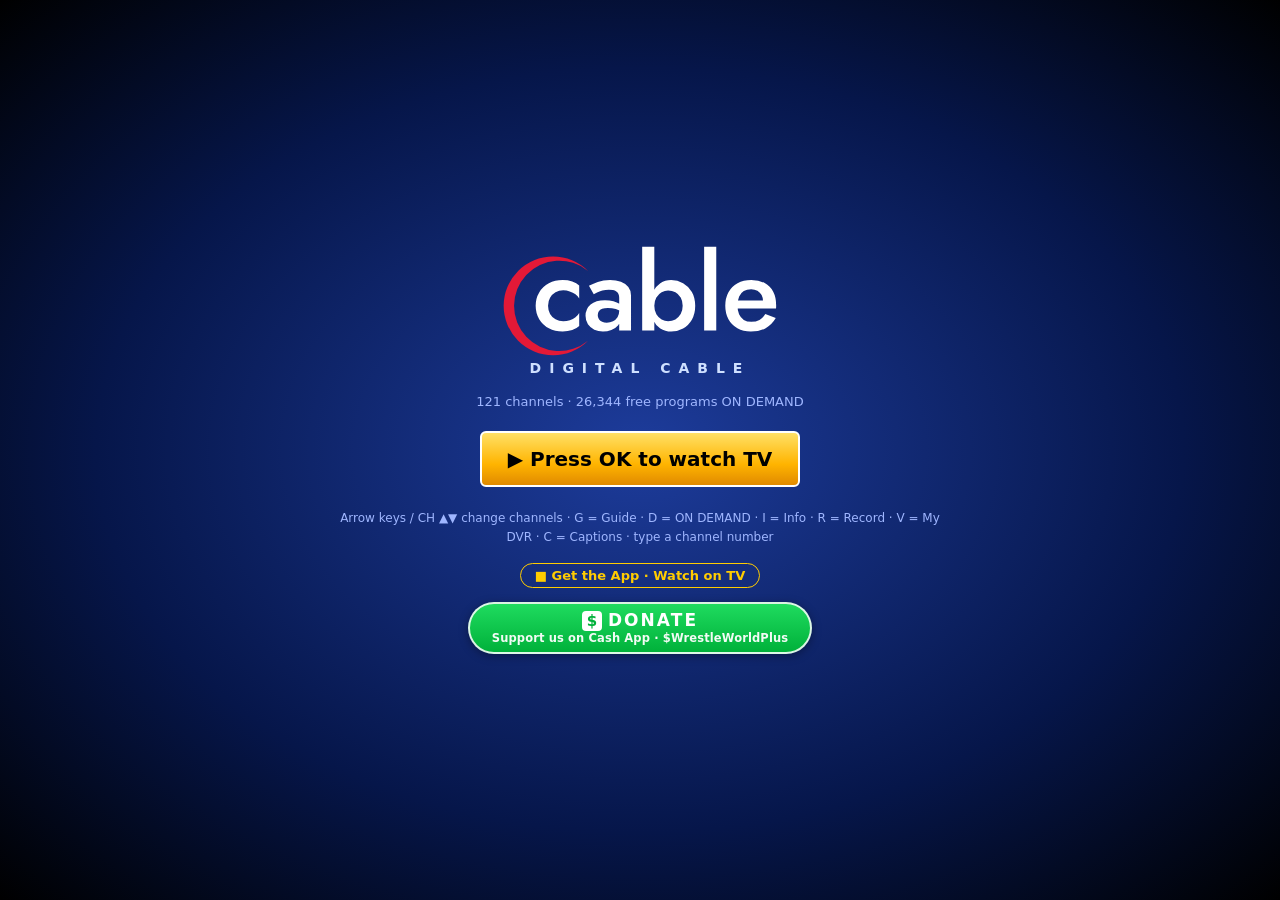
<file: index.html>
<!doctype html>
<html lang="en">
<head>
<meta charset="utf-8">
<script>
/* Boot guard (2026-11-21, Fire TV blue-screen work): any script error / failed script or stylesheet load before Cable has
   started shows as readable text (with the device + WebView version) instead of an empty screen; a 30 s watchdog says so if the
   lineup never finishes loading. After a normal start it stays silent (add ?debug=1 to keep it on). Also: Cable app 1.0 for
   Fire TV / Google TV (the one with the blue-screen bug) gets an "update the app" notice. Plain ES5, no dependencies. */
(function () {
  var W = window, D = document, E = W.__cableErrors = [], box = null, dbg = /[?&]debug=1/.test(location.search);
  function N(f) { try { return W.CableNative && W.CableNative[f] ? String(W.CableNative[f]()) : ""; } catch (e) { return ""; } }
  function env() { var m = /Chrome\/([\d.]+)/.exec(navigator.userAgent), a = N("version");
    return (a ? "Cable app " + a + " \u00b7 " : "") + (N("webview") || (m ? "Chrome " + m[1] : navigator.userAgent.slice(0, 80))) + (N("device") ? " \u00b7 " + N("device") : "") + " \u00b7 " + (W.innerWidth + "x" + W.innerHeight); }
  function started() { return !!(W.CABLE && W.CABLE.S && W.CABLE.S.started); }
  function show(msg) {
    if (!D.body) { D.addEventListener("DOMContentLoaded", function () { show(msg); }); return; }
    if (!box) {
      box = D.createElement("div"); box.id = "cable-bootmsg"; box.setAttribute("role", "alert");
      box.style.cssText = "position:fixed;left:4%;right:4%;bottom:5%;z-index:2147483646;background:#000;border:3px solid #ffcc00;border-radius:10px;padding:14px 18px;color:#fff;font:16px/1.4 Verdana,Tahoma,sans-serif;text-align:left;box-shadow:0 6px 30px rgba(0,0,0,.6)";
      box.innerHTML = '<b style="color:#ffcc00">Cable had a problem starting.</b> <span class="bm-hint" style="color:#cfe0ff">Press OK to try again.</span><div class="bm-l" style="margin-top:6px;font-size:13px;color:#ddd;word-break:break-word"></div><div class="bm-env" style="margin-top:6px;font-size:11px;color:#9fb6ea"></div>';
      D.body.appendChild(box);
      D.addEventListener("keydown", function (e) { if (!box || box.hidden) return; if (e.key === "Enter" || e.keyCode === 13 || e.keyCode === 23) { e.preventDefault(); e.stopImmediatePropagation(); location.reload(); } else if (e.key === "Escape" || e.keyCode === 27) { box.hidden = true; } }, true);
      box.addEventListener("click", function () { location.reload(); });
    }
    box.hidden = false;
    var l = box.querySelector(".bm-l"), r = D.createElement("div"); r.textContent = msg; l.appendChild(r); while (l.childNodes.length > 4) l.removeChild(l.firstChild);
    box.querySelector(".bm-env").textContent = env();
  }
  function rep(msg) { msg = String(msg || "").slice(0, 300); if (!msg) return; E.push({ t: Date.now(), m: msg }); if (!started() || dbg) show(msg); }
  W.addEventListener("error", function (e) {
    var t = e && e.target;
    if (t && t !== W && t.tagName) { if (/^(SCRIPT|LINK)$/.test(t.tagName)) { var u = t.src || t.href || ""; if (/chasebdillard-ai\.github\.io|^[^:]*$/.test(u) || u.indexOf(location.host) >= 0) rep("Could not load " + u.split("/").pop()); } return; }
    if (!e.message || /^Script error\.?$/.test(e.message)) return;   // cross-origin (YouTube etc.): no detail, not ours
    rep(e.message + (e.filename ? " (" + e.filename.split("/").pop().split("?")[0] + ":" + e.lineno + ")" : ""));
  }, true);
  W.addEventListener("unhandledrejection", function (e) { var r = e && e.reason; if (!started()) rep("Startup step failed: " + (r && (r.message || r) || "unknown")); });
  setTimeout(function () { if (!W.CABLE) rep("Still loading the channel lineup after 30 seconds (slow or no connection?)."); }, 30000);
  // Cable app 1.0 (Fire TV / Google TV) has the blue-picture bug in the app itself: tell those viewers to reinstall 1.1+ with the same code.
  var av = N("version");
  if (av === "1.0") {
    var up = function () {
      var n = D.createElement("div"); n.id = "cable-appupd";
      n.style.cssText = "position:fixed;left:50%;top:4%;transform:translateX(-50%);z-index:2147483645;width:86%;max-width:900px;background:#06164a;border:3px solid #ffcc00;border-radius:10px;padding:14px 20px;color:#fff;font:18px/1.4 Verdana,Tahoma,sans-serif;text-align:center;box-shadow:0 6px 30px rgba(0,0,0,.6)";
      n.innerHTML = '<b style="color:#ffcc00">Update the Cable app</b> &mdash; this version can show a solid blue screen instead of the picture.<br>Open <b>Downloader</b>, enter code <b style="color:#ffcc00;letter-spacing:2px">4793854</b>, press Go, then <b>Install</b> (your channels and settings stay).';
      D.body.appendChild(n); setTimeout(function () { if (n.parentNode) n.parentNode.removeChild(n); }, 25000);
    };
    if (D.body) up(); else D.addEventListener("DOMContentLoaded", up);
  }
  W.__cableDiag = env; W.__cableReport = function (m) { E.push({ t: Date.now(), m: String(m) }); show(String(m).slice(0, 300)); };
})();
</script>
<script src="gate.js?v=7e1be65d"></script>
<script src="donate.js?v=869e0517"></script>
<meta name="viewport" content="width=device-width,initial-scale=1,viewport-fit=cover">
<meta name="cable-cat" content="catalog.json?v=a73a72a2"><meta name="cable-live" content="live.json?v=0e6f324b"><!-- build.py stamps the catalog hash so catalog.json and live.json always come from the same build -->
<meta name="theme-color" content="#06164a">
<meta name="apple-mobile-web-app-capable" content="yes">
<meta name="apple-mobile-web-app-status-bar-style" content="black">
<meta name="apple-mobile-web-app-title" content="Cable">
<meta name="application-name" content="Cable">
<title>Cable · Digital Cable</title>
<meta name="description" content="Cable: free 24/7 live channels and ON DEMAND, the 2006 digital cable way.">
<meta property="og:title" content="Cable · Digital Cable">
<meta property="og:description" content="81 live channels, a real program guide and ON DEMAND - full episodes, movies and documentaries, free.">
<meta property="og:type" content="website">
<meta property="og:image" content="https://chasebdillard-ai.github.io/cable/og.png">
<link rel="icon" href="icon.svg" type="image/svg+xml">
<link rel="icon" href="favicon-32.png" sizes="32x32" type="image/png">
<link rel="apple-touch-icon" sizes="180x180" href="icon-180.png">
<link rel="manifest" href="manifest.json">
<link rel="apple-touch-startup-image" href="splash/launch-1290x2796.png" media="(device-width: 430px) and (device-height: 932px) and (-webkit-device-pixel-ratio: 3) and (orientation: portrait)">
<link rel="apple-touch-startup-image" href="splash/launch-1179x2556.png" media="(device-width: 393px) and (device-height: 852px) and (-webkit-device-pixel-ratio: 3) and (orientation: portrait)">
<link rel="apple-touch-startup-image" href="splash/launch-1284x2778.png" media="(device-width: 428px) and (device-height: 926px) and (-webkit-device-pixel-ratio: 3) and (orientation: portrait)">
<link rel="apple-touch-startup-image" href="splash/launch-1170x2532.png" media="(device-width: 390px) and (device-height: 844px) and (-webkit-device-pixel-ratio: 3) and (orientation: portrait)">
<link rel="apple-touch-startup-image" href="splash/launch-828x1792.png" media="(device-width: 414px) and (device-height: 896px) and (-webkit-device-pixel-ratio: 2) and (orientation: portrait)">
<link rel="apple-touch-startup-image" href="splash/launch-1125x2436.png" media="(device-width: 375px) and (device-height: 812px) and (-webkit-device-pixel-ratio: 3) and (orientation: portrait)">
<link rel="apple-touch-startup-image" href="splash/launch-750x1334.png" media="(device-width: 375px) and (device-height: 667px) and (-webkit-device-pixel-ratio: 2) and (orientation: portrait)">
<link rel="apple-touch-startup-image" href="splash/launch-1640x2360.png" media="(device-width: 820px) and (device-height: 1180px) and (-webkit-device-pixel-ratio: 2) and (orientation: portrait)">
<link rel="apple-touch-startup-image" href="splash/launch-1668x2388.png" media="(device-width: 834px) and (device-height: 1194px) and (-webkit-device-pixel-ratio: 2) and (orientation: portrait)">
<link rel="apple-touch-startup-image" href="splash/launch-2048x2732.png" media="(device-width: 1024px) and (device-height: 1366px) and (-webkit-device-pixel-ratio: 2) and (orientation: portrait)">
<link rel="apple-touch-startup-image" href="splash/launch-1488x2266.png" media="(device-width: 744px) and (device-height: 1133px) and (-webkit-device-pixel-ratio: 2) and (orientation: portrait)">
<link rel="stylesheet" href="app.css?v=7ac36d54">
<link rel="preconnect" href="https://www.youtube.com">
<link rel="preconnect" href="https://i.ytimg.com">
</head>
<body>
<div id="tv">
  <div id="screen" class="screen">
    <div id="ytwrap"><div class="ytp on" id="yp0"><div id="yt0"></div></div><div class="ytp" id="yp1"><div id="yt1"></div></div></div>
    <video id="hls" playsinline webkit-playsinline preload="auto" hidden></video>
    <iframe id="web" hidden title="Live channel" allow="autoplay; geolocation; fullscreen" referrerpolicy="no-referrer-when-downgrade"></iframe>
    <div id="cover" hidden><div class="cv-in"><div class="cv-num"></div><div class="cv-logo"></div><div class="cv-txt">Tuning&hellip;</div></div></div>
    <div id="tunefx" hidden></div>
    <div id="snow" hidden><div class="snowtxt"><b>Technical difficulties</b><span>Please stand by</span></div></div>
    <div id="bug" aria-hidden="true"><img alt="" decoding="async"><span></span></div>
    <div id="cctk" hidden aria-live="off"><img alt="Chained Carnage" decoding="async"><div class="tk-row"><span class="tk-lb"></span> <span class="tk-t"></span><span class="tk-live">● LIVE</span></div></div>
    <div id="ovcd" hidden aria-live="off"><img alt="" decoding="async"><div class="cd-tx"><div class="cd-hd"><span class="cd-p">LIVE IN</span> <span class="cd-t"></span></div><div class="cd-lb"></div></div></div>
    <div id="ovpr" hidden aria-live="off"><img alt="" decoding="async" width="96" height="96"><div class="pr-tx"><div class="pr-t"></div><div class="pr-u"></div></div></div>
    <div id="ovmem" hidden><img alt="" decoding="async"></div>
    <div id="tap" aria-hidden="true"></div>
    <button id="unmute" type="button" hidden>Tap for sound</button>
  </div>

  <!-- info banner (flip bar) -->
  <div id="banner" class="banner" hidden>
    <div class="bn-ch"><div class="bn-num"></div><div class="bn-logo"></div></div>
    <div class="bn-main">
      <div class="bn-top"><span class="bn-title"></span><span class="bn-clock"></span></div>
      <div class="bn-sub"></div>
      <div class="bn-bar"><i></i></div>
      <div class="bn-next"></div>
    </div>
    <div class="bn-act"><button type="button" class="bbtn rec" data-b="rec" aria-label="Record">&#9679; REC</button><button type="button" class="bbtn" data-b="cc" aria-label="Closed captions">CC</button></div>
  </div>
  <div id="numentry" hidden></div>
  <div id="toast" hidden></div>

  <!-- VOD control bar -->
  <div id="vodbar" hidden>
    <div class="vb-title"></div>
    <div class="vb-row"><span class="vb-t">0:00</span><div class="vb-prog"><i></i></div><span class="vb-d">0:00</span></div>
    <div class="vb-btns">
      <button type="button" data-v="back" class="fbtn">&#9664; Back</button>
      <button type="button" data-v="rw" class="fbtn">&#8634; 30</button>
      <button type="button" data-v="pp" class="fbtn">&#10074;&#10074; Pause</button>
      <button type="button" data-v="ff" class="fbtn">30 &#8635;</button>
      <button type="button" data-v="next" class="fbtn">Next &#9654;&#9654;</button>
      <button type="button" data-v="cc" class="fbtn">CC</button>
      <button type="button" data-v="rec" class="fbtn rec">&#9679; Rec</button>
    </div>
  </div>

  <!-- program guide -->
  <div id="guide" class="panel" hidden>
    <div class="safe">
      <div class="g-top">
        <div class="g-prev" id="gprev"></div>
        <div class="g-info">
          <div class="g-brand"><img class="brand" src="cable-logo-w.svg" alt="cable"><span class="g-clock"></span></div>
          <div class="g-ititle"></div>
          <div class="g-imeta"></div>
          <div class="g-idesc"></div>
        </div>
      </div>
      <div class="g-filter"><button type="button" class="g-fbtn" id="gfilter">Guide: All Channels &#9662;</button><span class="g-hint">&#9650;&#9660;&#9664;&#9654; Browse &nbsp; OK Tune &nbsp; R Record &nbsp; &#9660;&#9660; Page</span></div>
      <div class="g-head"><div class="g-date"></div><div class="g-times"></div></div>
      <div class="g-rows" id="grows"></div>
      <div class="g-foot"><button type="button" class="fbtn" data-g="live">Live TV</button><button type="button" class="fbtn" data-g="od">ON DEMAND</button><button type="button" class="fbtn" data-g="earlier">&#9664; Earlier</button><button type="button" class="fbtn" data-g="later">Later &#9654;</button><button type="button" class="fbtn rec" data-g="rec">&#9679; Rec</button></div>
    </div>
  </div>

  <!-- ON DEMAND -->
  <div id="od" class="panel" hidden>
    <div class="safe">
      <div class="od-head">
        <div class="od-logo"><span class="odl1">ON</span><span class="odl2">DEMAND</span></div>
        <div class="od-crumb"></div>
        <div class="od-clock"></div>
      </div>
      <div class="od-body">
        <div class="od-list" id="odlist" role="listbox"></div>
        <div class="od-side" id="odside"><div class="od-prev" id="odprev"></div><div class="od-art"></div><div class="od-info"></div></div>
      </div>
      <div class="od-foot"><span>&#9650;&#9660; Select &nbsp; OK Choose &nbsp; R Record &nbsp; &#9664; Back &nbsp; GUIDE Listings</span>
        <span class="od-fbtns"><a class="hkd-btn hkd-sm od-donate" href="https://cash.app/$WrestleWorldPlus" target="_blank" rel="noopener" aria-label="Donate: support us on Cash App, $WrestleWorldPlus"><span class="hkd-l"><span class="hkd-ic" aria-hidden="true">$</span>DONATE</span><span class="hkd-s">Support us on Cash App &middot; $WrestleWorldPlus</span></a><button type="button" class="fbtn" data-o="back">&#9664; Back</button><button type="button" class="fbtn" data-o="live">Live TV</button><button type="button" class="fbtn" data-o="guide">Guide</button><button type="button" class="fbtn" data-o="dvr">My DVR</button></span></div>
    </div>
  </div>

  <!-- touch remote -->
  <div id="remote" hidden>
    <button type="button" data-r="up" aria-label="Channel up">CH &#9650;</button>
    <button type="button" data-r="down" aria-label="Channel down">CH &#9660;</button>
    <button type="button" data-r="guide">GUIDE</button>
    <button type="button" data-r="od">ON DEMAND</button>
    <button type="button" data-r="info">INFO</button>
    <button type="button" data-r="last">LAST</button>
    <button type="button" data-r="rec" class="rec" aria-label="Record">&#9679; REC</button>
    <button type="button" data-r="dvr">MY DVR</button>
    <button type="button" data-r="cc" aria-label="Closed captions">CC</button>
    <button type="button" data-r="fs" aria-label="Full screen">FULL SCREEN</button>
    <button type="button" data-r="pair" class="rpair" aria-label="Pair a phone remote">&#9783; PHONE REMOTE</button>
  </div>

  <!-- record / action dialog -->
  <div id="dlg" hidden role="dialog" aria-modal="true"><div class="dlg-box"><div class="dlg-t"></div><div class="dlg-s"></div><div class="dlg-b"></div></div></div>

  <!-- power on -->
  <div id="power">
    <div class="pw-box">
      <div class="pw-logo"><img class="brand big" src="cable-logo-w.svg" alt="cable"><div class="pw-sub">DIGITAL CABLE</div></div>
      <div class="pw-load">Loading channel lineup&hellip;</div>
      <button type="button" id="pwbtn" class="fbtn big" disabled>&#9654; Press OK to watch TV</button>
      <div class="pw-tips">Arrow keys / CH &#9650;&#9660; change channels &middot; G = Guide &middot; D = ON DEMAND &middot; I = Info &middot; R = Record &middot; V = My DVR &middot; C = Captions &middot; type a channel number</div>
      <a class="pw-app" href="tv.html">&#9632; Get the App &middot; Watch on TV</a>
      <div class="pw-donate"><a class="hkd-btn hkd-lg" id="pwdonate" href="https://cash.app/$WrestleWorldPlus" target="_blank" rel="noopener" aria-label="Donate: support us on Cash App, $WrestleWorldPlus"><span class="hkd-l"><span class="hkd-ic" aria-hidden="true">$</span>DONATE</span><span class="hkd-s">Support us on Cash App &middot; $WrestleWorldPlus</span></a></div>
    </div>
  </div>
</div>
<script src="app.js?v=34a4da68"></script>
<script src="rlink.js?v=0dca2f68" defer></script>
<script src="remote-tv.js?v=f8c49766" defer></script>
</body>
</html>
</file>
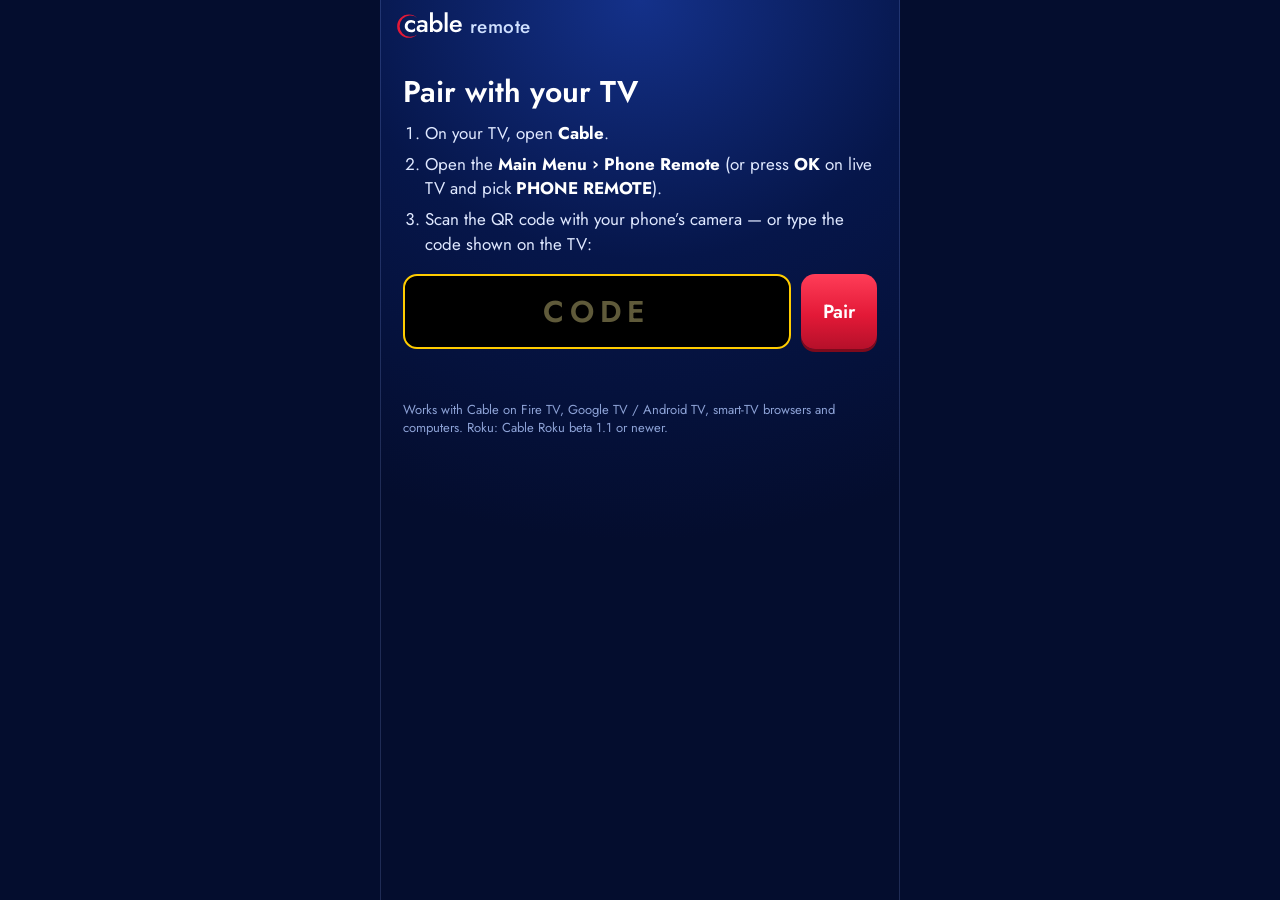
<file: remote/index.html>
<!doctype html>
<html lang="en">
<head>
<meta charset="utf-8">
<meta name="viewport" content="width=device-width,initial-scale=1,maximum-scale=1,user-scalable=no,viewport-fit=cover">
<title>Cable Remote</title>
<meta name="description" content="Cable Remote: use your phone as the remote for Cable on your TV - D-pad, channel numbers, guide and a tap-to-tune channel list.">
<meta name="theme-color" content="#06164a">
<meta name="apple-mobile-web-app-capable" content="yes">
<meta name="mobile-web-app-capable" content="yes">
<meta name="apple-mobile-web-app-status-bar-style" content="black-translucent">
<meta name="apple-mobile-web-app-title" content="Cable Remote">
<meta name="application-name" content="Cable Remote">
<meta name="format-detection" content="telephone=no">
<meta property="og:title" content="Cable Remote">
<meta property="og:description" content="Your phone is the remote for Cable on your TV.">
<meta property="og:image" content="https://chasebdillard-ai.github.io/cable/remote/icon-512.png">
<link rel="icon" href="icon.svg" type="image/svg+xml">
<link rel="icon" href="favicon-32.png" sizes="32x32" type="image/png">
<link rel="apple-touch-icon" sizes="180x180" href="icon-180.png">
<link rel="manifest" href="manifest.json">
<link rel="preload" href="jost.woff2" as="font" type="font/woff2" crossorigin>
<link rel="stylesheet" href="remote.css?v=497871d6">
</head>
<body>
<div id="app">
  <header id="hd">
    <img class="brand" src="../cable-logo-w.svg" alt="cable"><span class="hd-r">remote</span>
    <button type="button" id="tvbtn" hidden aria-label="Your TVs"><i class="dot"></i><span class="tvname">TV</span><span class="chev">&#9662;</span></button>
  </header>

  <!-- pairing -->
  <section id="pair" hidden>
    <h1>Pair with your TV</h1>
    <ol class="steps">
      <li>On your TV, open <b>Cable</b>.</li>
      <li>Open the <b>Main Menu &rsaquo; Phone Remote</b> (or press <b>OK</b> on live TV and pick <b>PHONE REMOTE</b>).</li>
      <li>Scan the QR code with your phone&rsquo;s camera &mdash; or type the code shown on the TV:</li>
    </ol>
    <form id="pairform" autocomplete="off">
      <input id="code" inputmode="text" autocapitalize="characters" autocorrect="off" spellcheck="false" maxlength="7" placeholder="CODE" aria-label="Pairing code from your TV">
      <button type="submit" id="pairbtn" class="big">Pair</button>
    </form>
    <p id="pairmsg" class="msg" role="status"></p>
    <p class="fine">Works with Cable on Fire TV, Google TV / Android TV, smart-TV browsers and computers. Roku: Cable Roku beta 1.1 or newer.</p>
    <button type="button" id="paircancel" class="ghost" hidden>Cancel</button>
  </section>

  <!-- now watching -->
  <section id="now" hidden>
    <div class="nw-logo"></div>
    <div class="nw-main"><div class="nw-top"><span class="nw-ch"></span><span class="nw-tag"></span></div><div class="nw-title">&nbsp;</div><div class="nw-sub"></div><div class="nw-bar"><i></i></div></div>
  </section>
  <div id="warn" hidden></div>

  <!-- remote -->
  <main id="pages" hidden>
    <section class="page on" id="p-remote">
      <div class="row3">
        <button type="button" data-c="guide" class="pill">GUIDE</button>
        <button type="button" data-c="menu" class="pill">MENU</button>
        <button type="button" data-c="info" class="pill">INFO</button>
      </div>
      <div class="dpad" role="group" aria-label="Arrow pad">
        <button type="button" data-c="up" data-rep="1" class="dp up" aria-label="Up"><svg viewBox="0 0 24 24"><path d="M12 7l6 7H6z"/></svg></button>
        <button type="button" data-c="left" data-rep="1" class="dp left" aria-label="Left"><svg viewBox="0 0 24 24"><path d="M7 12l7-6v12z"/></svg></button>
        <button type="button" data-c="ok" class="dp ok" aria-label="OK">OK</button>
        <button type="button" data-c="right" data-rep="1" class="dp right" aria-label="Right"><svg viewBox="0 0 24 24"><path d="M17 12l-7 6V6z"/></svg></button>
        <button type="button" data-c="down" data-rep="1" class="dp down" aria-label="Down"><svg viewBox="0 0 24 24"><path d="M12 17l-6-7h12z"/></svg></button>
      </div>
      <div class="row3">
        <button type="button" data-c="back" class="pill">&#8617; BACK</button>
        <button type="button" data-c="exit" class="pill">LIVE TV</button>
        <button type="button" data-c="last" class="pill">LAST</button>
      </div>
      <div class="rock">
        <div class="rocker"><button type="button" data-c="vol+" data-rep="1" aria-label="Volume up">+</button><span>VOL</span><button type="button" data-c="vol-" data-rep="1" aria-label="Volume down">&minus;</button></div>
        <div class="mid">
          <button type="button" data-c="mute" class="pill sm" id="mutebtn">MUTE</button>
          <button type="button" data-c="rec" class="pill sm rec">&#9679; REC</button>
          <button type="button" data-c="dvr" class="pill sm">MY DVR</button>
        </div>
        <div class="rocker"><button type="button" data-c="chup" data-rep="1" aria-label="Channel up">&#9650;</button><span>CH</span><button type="button" data-c="chdn" data-rep="1" aria-label="Channel down">&#9660;</button></div>
      </div>
      <div class="row4">
        <button type="button" data-c="rw" class="pill sm" aria-label="Rewind 30 seconds"><svg class="ic" viewBox="0 0 24 24"><path d="M11 6v12L3 12zM21 6v12l-8-6z"/></svg></button>
        <button type="button" data-c="pp" class="pill sm" aria-label="Play or pause"><svg class="ic" viewBox="0 0 24 24"><path d="M3 5v14l9-7zM14 5h3v14h-3zM19 5h3v14h-3z"/></svg></button>
        <button type="button" data-c="ff" class="pill sm" aria-label="Forward 30 seconds"><svg class="ic" viewBox="0 0 24 24"><path d="M13 6v12l8-6zM3 6v12l8-6z"/></svg></button>
        <button type="button" data-c="od" class="pill sm">ON DEMAND</button>
        <button type="button" data-c="cc" class="pill sm">CC</button>
      </div>
    </section>

    <section class="page" id="p-keys">
      <div class="kdisp"><span id="kval">&nbsp;</span><small id="kname"></small></div>
      <div class="kpad">
        <button type="button" data-k="1">1</button><button type="button" data-k="2">2</button><button type="button" data-k="3">3</button>
        <button type="button" data-k="4">4</button><button type="button" data-k="5">5</button><button type="button" data-k="6">6</button>
        <button type="button" data-k="7">7</button><button type="button" data-k="8">8</button><button type="button" data-k="9">9</button>
        <button type="button" data-k="del" class="fn" aria-label="Delete">&#9003;</button><button type="button" data-k="0">0</button><button type="button" data-k="go" class="fn go">ENTER</button>
      </div>
      <div class="row3"><button type="button" data-c="last" class="pill">LAST</button><button type="button" data-c="chdn" class="pill">CH &#9660;</button><button type="button" data-c="chup" class="pill">CH &#9650;</button></div>
    </section>

    <section class="page" id="p-chans">
      <div class="chsearch"><input id="q" type="search" placeholder="Search channels or shows" aria-label="Search channels" autocomplete="off"></div>
      <div id="chlist" role="list"></div>
      <p class="fine" id="chnote"></p>
    </section>
  </main>

  <nav id="tabs" hidden>
    <button type="button" data-t="remote" class="on"><svg viewBox="0 0 24 24"><rect x="7" y="2" width="10" height="20" rx="4"/><circle cx="12" cy="9" r="2.6" fill="#06164a"/></svg>Remote</button>
    <button type="button" data-t="keys"><svg viewBox="0 0 24 24"><g><circle cx="6" cy="5" r="2"/><circle cx="12" cy="5" r="2"/><circle cx="18" cy="5" r="2"/><circle cx="6" cy="11" r="2"/><circle cx="12" cy="11" r="2"/><circle cx="18" cy="11" r="2"/><circle cx="6" cy="17" r="2"/><circle cx="12" cy="17" r="2"/><circle cx="18" cy="17" r="2"/><circle cx="12" cy="22" r="1.6"/></g></svg>Numbers</button>
    <button type="button" data-t="chans"><svg viewBox="0 0 24 24"><rect x="3" y="4" width="18" height="3" rx="1.5"/><rect x="3" y="10.5" width="18" height="3" rx="1.5"/><rect x="3" y="17" width="18" height="3" rx="1.5"/></svg>Channels</button>
  </nav>

  <!-- TVs sheet -->
  <div id="sheet" hidden><div class="sh-box">
    <h2>Your TVs</h2><div id="tvlist"></div>
    <button type="button" id="addtv" class="big">+ Pair another TV</button>
    <p class="fine" id="a2hs"></p>
    <button type="button" id="shclose" class="ghost">Close</button>
  </div></div>
  <div id="toast" hidden></div>
</div>
<script src="../rlink.js?v=0dca2f68"></script>
<script src="remote.js?v=9fe341d5"></script>
</body>
</html>
</file>
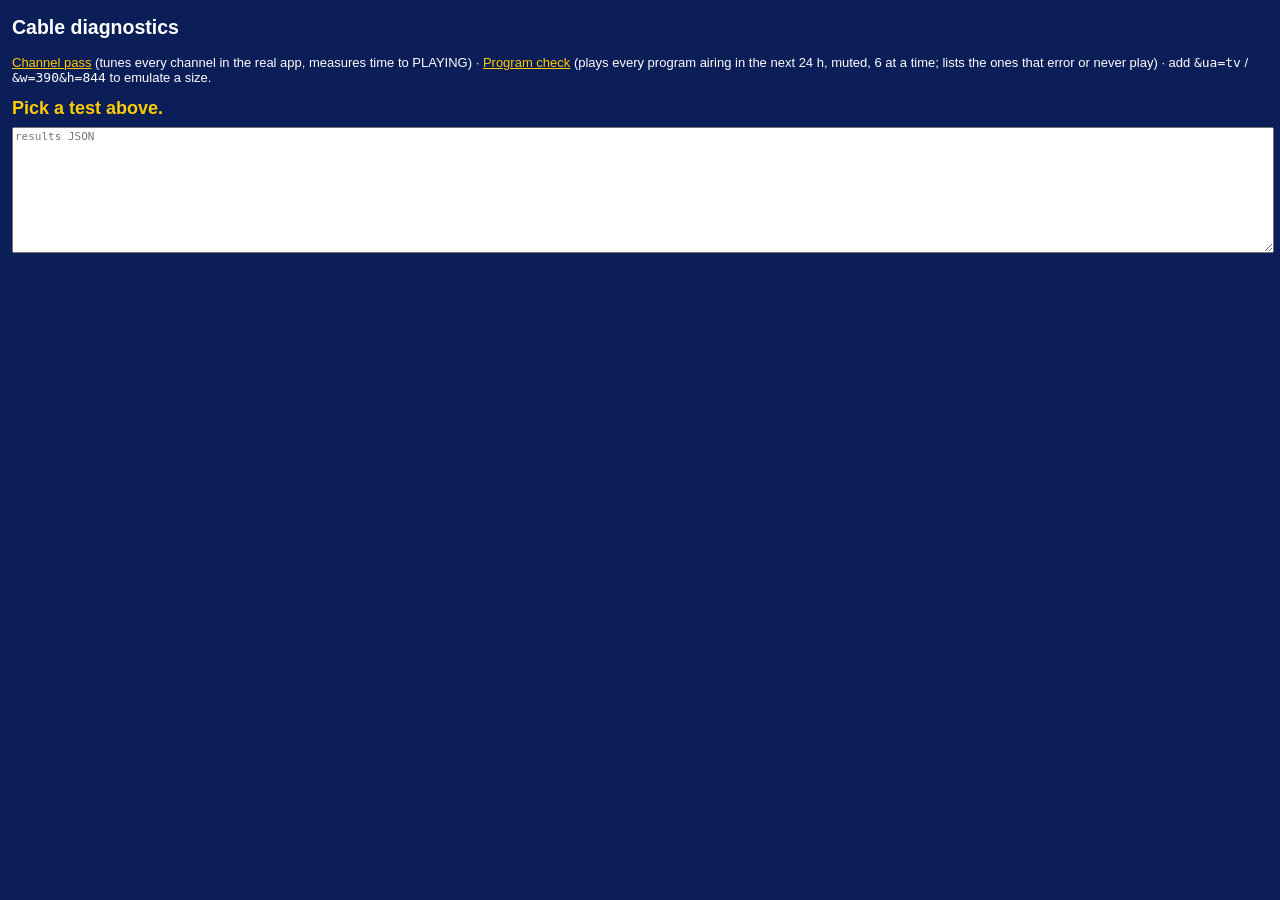
<file: diag.html>
<!doctype html>
<html lang="en"><head><meta charset="utf-8"><meta name="viewport" content="width=device-width,initial-scale=1">
<title>Cable diagnostics</title><meta name="robots" content="noindex">
<style>body{font:13px Verdana,sans-serif;margin:12px;background:#0b1e57;color:#fff}a{color:#ffcc00}iframe{border:0;background:#000}
#box{display:flex;gap:12px;flex-wrap:wrap}table{border-collapse:collapse;font-size:12px;background:#fff;color:#000}td,th{border:1px solid #999;padding:2px 6px}
.ok{background:#c8f7c5}.bad{background:#ffc9c9}.slow{background:#fff1b8}#sum{font-size:18px;font-weight:bold;margin:8px 0;color:#ffcc00}
textarea{width:100%;height:120px;font:11px monospace}.pl{display:inline-block;width:160px;height:90px;margin:2px}</style></head>
<body>
<h2>Cable diagnostics</h2>
<p><a href="?mode=chan">Channel pass</a> (tunes every channel in the real app, measures time to PLAYING) &middot;
<a href="?mode=ids">Program check</a> (plays every program airing in the next <span id="hrs">24</span> h, muted, 6 at a time; lists the ones that error or never play) &middot;
add <code>&amp;ua=tv</code> / <code>&amp;w=390&amp;h=844</code> to emulate a size.</p>
<div id="sum">Pick a test above.</div>
<div id="box"></div>
<textarea id="out" readonly placeholder="results JSON"></textarea>
<script>
(function () {
  var q = new URLSearchParams(location.search), mode = q.get('mode'), box = document.getElementById('box'), sum = document.getElementById('sum'), out = document.getElementById('out');
  function done(o, title) { out.value = JSON.stringify(o); document.title = title; sum.textContent = title; }
  if (mode === 'chan') {
    var w = +q.get('w') || 960, h = +q.get('h') || 540, f = document.createElement('iframe');
    f.width = w; f.height = h; f.allow = 'autoplay; encrypted-media; fullscreen'; f.src = './?autostart=1' + (q.get('ua') === 'tv' ? '&tv=1' : '');
    box.appendChild(f);
    var tb = document.createElement('table'); tb.innerHTML = '<tr><th>#</th><th>Channel</th><th>PLAYING after</th><th>errors</th><th>muted</th><th>pre-roll</th><th>schedule drift</th></tr>'; box.appendChild(tb);
    var res = [], wait = (+q.get('wait') || 12) * 1000;
    var iv = setInterval(function () { var W = f.contentWindow; if (W && W.CABLE && W.CABLE.S.started) { clearInterval(iv); setTimeout(function () { run(W); }, 3000); } }, 300);
    function cur(W) { try { var y = W.CABLE.YTP(); return { st: y.getPlayerState(), t: y.getCurrentTime(), m: y.isMuted() }; } catch (e) { return { st: null, t: 0, m: null }; } }
    function run(W) {
      var CH = W.CABLE.CH, i = +(q.get('from') || 0), lim = +(q.get('n') || CH.length);
      (function next() {
        if (i >= Math.min(CH.length, lim)) {
          var ok = res.filter(function (r) { return r.t != null && r.t <= 5; }).length, pic = res.filter(function (r) { return (r.t != null && r.t <= 5) || (r.pic != null && r.pic <= 5); }).length;
          var prog = res.filter(function (r) { return r.t != null; }).length, ads = res.filter(function (r) { return r.ad; }).length;
          return done(res, 'CHANNELS ' + ok + '/' + res.length + ' playing within 5 s (' + Math.round(100 * ok / res.length) + '%); picture (program or YouTube ad) within 5 s: ' + pic + '/' + res.length + '; program playing within ' + wait / 1000 + ' s: ' + prog + '/' + res.length + ' (' + ads + ' after a pre-roll ad)');
        }
        var c = CH[i], idx = i++, t0 = Date.now(), L = W.CABLE_LOG, l0 = L.length, last = null, r = { n: c.n, name: c.name, t: null, err: [], muted: null };
        W.CABLE.tune(idx);
        var p = setInterval(function () {
          var el = Date.now() - t0, playing = false;
          if (c.hls) { var v = W.document.getElementById('hls'); if (v && !v.paused && v.currentTime > 0) { if (last != null && v.currentTime > last + 0.2) playing = true; last = v.currentTime; r.muted = v.muted; } }
          else if (W.CABLE.job) { var jb = W.CABLE.job(); var s0 = cur(W); r.muted = s0.m; if (jb && jb.t0 >= t0 - 50) { if (jb.ad && r.pic == null) r.pic = Math.round((Date.now() - t0) / 100) / 10; if (jb.ad) r.ad = true; if (jb.ok) { playing = true; el = jb.okAt - t0; if (r.pic == null) r.pic = Math.round(el / 100) / 10; } } }
          else { var s = cur(W); r.muted = s.m; var y0; try { y0 = W.CABLE.YTP(); } catch (e) {} var du = 0, lf = 0; try { du = Math.round(y0.getDuration()); lf = Math.round(y0.getVideoLoadedFraction() * 100); } catch (e) {}
            if (q.get('trace')) { var tk = Math.floor(el / 1000); if (tk !== r._tk) { r._tk = tk; (r.tr = r.tr || []).push(tk + ':' + s.st + '/' + Math.round(s.t) + '/' + du + '/' + lf); } }
            if (s.st === 1) { if (last != null && s.t > last + 0.15) playing = true; last = s.t; } }
          for (var k = l0; k < L.length; k++) if (L[k][0] === 'error' && r.err.indexOf(L[k][1]) < 0) r.err.push(L[k][1]);
          if (playing && !c.hls && r.t == null) { r.t = Math.round(el / 100) / 10; r.ad = !!(W.CABLE.job() && W.CABLE.job().ad); r.dw = Date.now() + 4000; return; }
          if (r.dw && Date.now() < r.dw) return;
          if (r.dw) { try { var S0 = W.CABLE.S, pp = S0.override && S0.override.ch === S0.ch ? S0.override : W.CABLE.at(c, Date.now() / 1000); r.drift = Math.round(((Date.now() / 1000 - pp.start) - W.CABLE.YTP().getCurrentTime()) * 10) / 10; } catch (e) {} playing = true; el = r.t * 1000; }
          if (playing || el > wait) {
            clearInterval(p); if (playing && r.t == null) r.t = Math.round(el / 100) / 10; res.push(r);
            var tr = document.createElement('tr'); tr.className = r.t == null ? 'bad' : r.t > 5 ? 'slow' : 'ok';
            tr.innerHTML = '<td>' + r.n + '</td><td>' + c.name + '</td><td>' + (r.t == null ? 'NEVER (' + wait / 1000 + ' s)' : r.t + ' s') + '</td><td>' + r.err.join(',') + '</td><td>' + r.muted + '</td><td>' + (r.ad ? 'ad' : '') + '</td><td>' + (r.drift != null ? r.drift + ' s' : '') + (r.tr ? '</td><td style="font:10px monospace">' + r.tr.join(' ') : '') + '</td>';
            tb.appendChild(tr); sum.textContent = 'running ' + res.length + '/' + Math.min(CH.length, lim) + '...';
            setTimeout(next, 600);
          }
        }, 250);
      })();
    }
  } else if (mode === 'ids') {
    var HRS = +(q.get('hrs') || 24); document.getElementById('hrs').textContent = HRS;
    var f2 = document.createElement('iframe'); f2.width = 320; f2.height = 180; f2.src = './?nocache=1'; box.appendChild(f2);
    var iv2 = setInterval(function () { var W = f2.contentWindow; if (W && W.CABLE && W.CABLE.CH && W.CABLE.CH.length) { clearInterval(iv2); collect(W); } }, 300);
    function collect(W) {
      var C = W.CABLE, t0 = Date.now() / 1000, ids = {}, list = [];
      C.CH.forEach(function (c) { if (c.hls || !c.seq) return; var p = C.at(c, t0), n = 0; while (p.start < t0 + HRS * 3600 && n++ < 400) { var vid = W.CABLE.V(p.i).id; if (!ids[vid]) { ids[vid] = c.n; list.push(vid); } p = C.nextOf(c, p); } });
      f2.remove(); sum.textContent = list.length + ' programs to check...'; check(list, ids);
    }
    function check(list, chOf) {
      var tag = document.createElement('script'); tag.src = 'https://www.youtube.com/iframe_api'; document.head.appendChild(tag);
      var bad = [], okN = 0, i = 0, PAR = +(q.get('par') || 6), T = (+q.get('t') || 10) * 1000, slots = [];
      window.onYouTubeIframeAPIReady = function () { for (var s = 0; s < PAR; s++) mk(s); };
      function mk(s) {
        var d = document.createElement('div'), el = document.createElement('div'); d.className = 'pl'; d.appendChild(el); box.appendChild(d);
        var slot = { id: null, timer: null }; slots[s] = slot;
        slot.p = new YT.Player(el, { width: 160, height: 90, playerVars: { autoplay: 1, mute: 1, controls: 0, playsinline: 1, origin: location.origin },
          events: { onReady: function () { nextId(slot); }, onStateChange: function (e) { if (e.data === 1 && slot.id) { okN++; fin(slot); } },
            onError: function (e) { if (slot.id) { bad.push([slot.id, e.data, chOf[slot.id]]); fin(slot); } } } });
      }
      function fin(slot) { clearTimeout(slot.timer); slot.id = null; sum.textContent = 'checked ' + (okN + bad.length) + '/' + list.length + ' - bad ' + bad.length; setTimeout(function () { nextId(slot); }, 150); }
      function nextId(slot) {
        if (i >= list.length) { if (slots.every(function (s) { return !s.id; })) done({ checked: list.length, ok: okN, bad: bad }, 'PROGRAMS checked ' + list.length + ' bad ' + bad.length + ': ' + bad.map(function (b) { return b[0] + ':' + b[1]; }).join(' ')); return; }
        slot.id = list[i++]; try { slot.p.mute(); slot.p.loadVideoById({ videoId: slot.id, startSeconds: 30 }); } catch (e) {}
        slot.timer = setTimeout(function () { if (slot.id) { bad.push([slot.id, 'timeout', chOf[slot.id]]); fin(slot); } }, T);
      }
    }
  }
})();
</script>
</body></html>
</file>
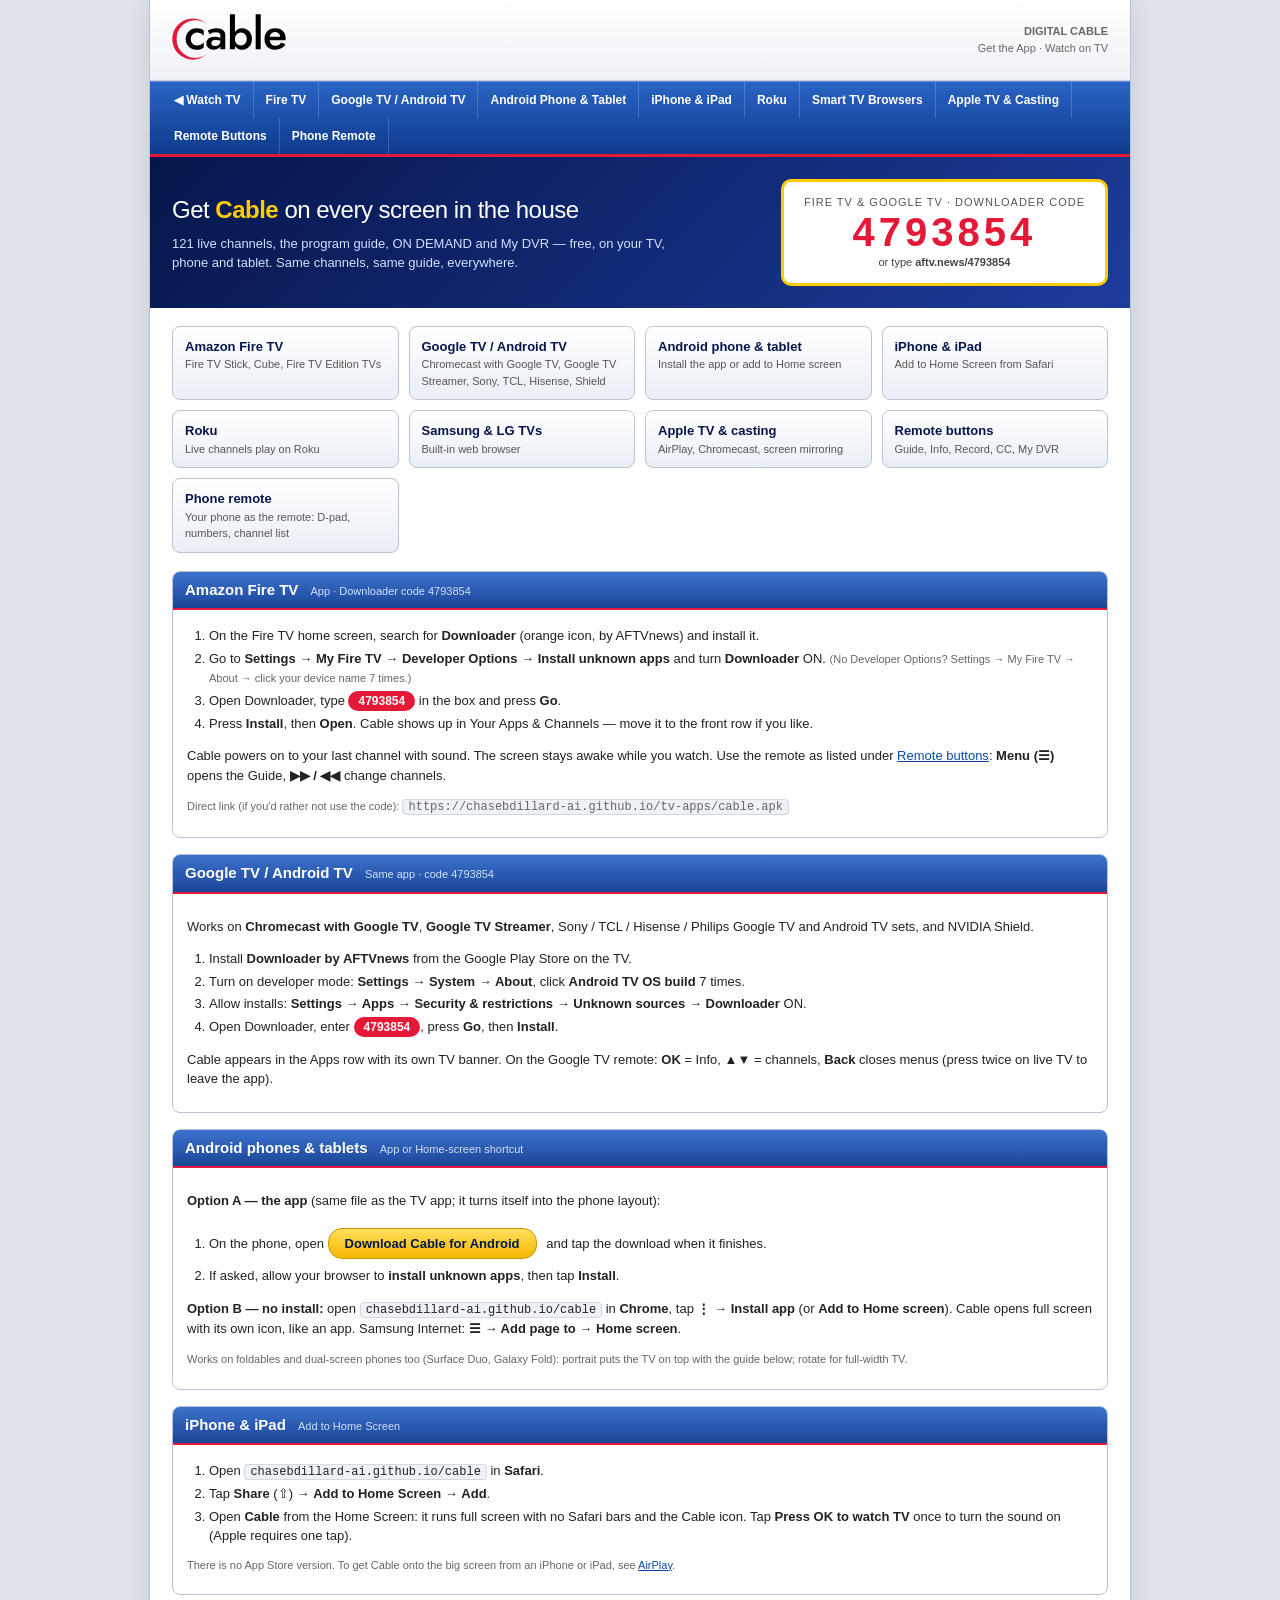
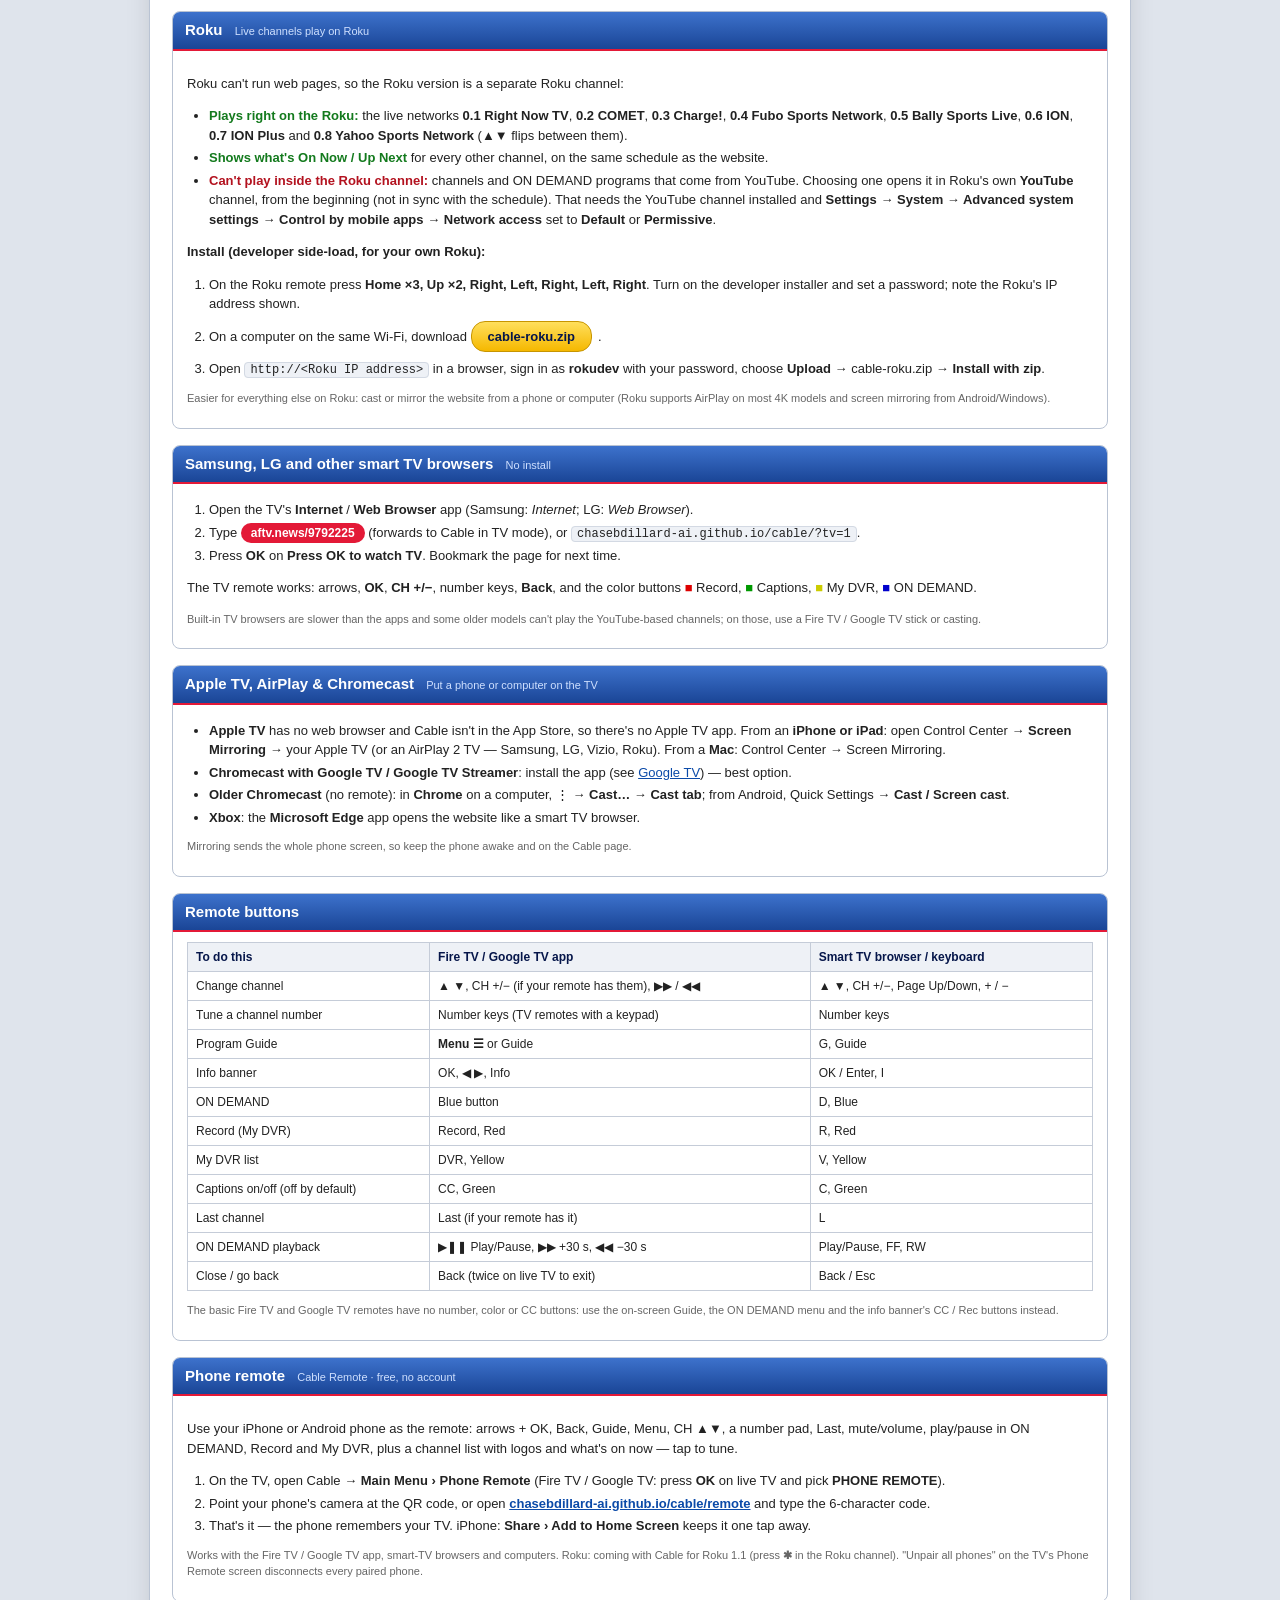
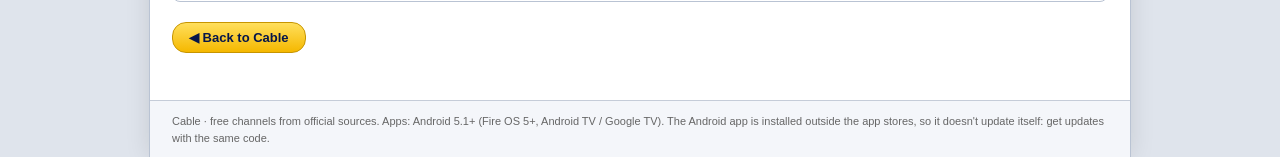
<file: tv.html>
<!doctype html>
<html lang="en">
<head>
<meta charset="utf-8">
<script src="gate.js?v=7e1be65d"></script>
<script src="donate.js?v=869e0517"></script>
<meta name="viewport" content="width=device-width,initial-scale=1,viewport-fit=cover">
<meta name="theme-color" content="#06164a">
<title>Get the App · Watch Cable on TV</title>
<meta name="description" content="Cable on Fire TV, Google TV, Android TV, Roku, Android phones and tablets, iPhone, iPad and smart TV browsers. Fire TV / Google TV Downloader code 4793854.">
<link rel="icon" href="icon.svg" type="image/svg+xml">
<link rel="apple-touch-icon" sizes="180x180" href="icon-180.png">
<link rel="manifest" href="manifest.json">
<style>
*{box-sizing:border-box}
body{margin:0;background:#dfe4ec;font:13px/1.5 Verdana,Tahoma,Geneva,sans-serif;color:#222}
a{color:#0b4aa8}
.wrap{max-width:980px;margin:0 auto;background:#fff;min-height:100vh;box-shadow:0 0 0 1px #b9c3d3,0 0 24px rgba(0,0,0,.12)}
.top{background:linear-gradient(#fff,#eef1f6);border-bottom:1px solid #c5ccd8;display:flex;align-items:center;justify-content:space-between;padding:14px 22px}
.top img{height:46px}
.top .r{font-size:11px;color:#666;text-align:right}
.nav{background:linear-gradient(#2a64c4,#0e3a8c);border-top:1px solid #5d8ee0;border-bottom:3px solid #E31937;display:flex;flex-wrap:wrap;padding:0 12px}
.nav a{color:#fff;text-decoration:none;font-weight:bold;font-size:12px;padding:9px 12px;border-right:1px solid rgba(255,255,255,.18)}
.nav a:hover,.nav a:focus,.nav a.f{background:#ffcc00;color:#06164a;outline:none}
.hero{display:flex;gap:22px;align-items:center;padding:22px;background:linear-gradient(135deg,#06164a,#1d3c9c);color:#fff;flex-wrap:wrap}
.hero h1{margin:0 0 6px;font-size:24px;font-weight:normal;letter-spacing:-.5px}
.hero h1 b{color:#ffcc00}
.hero p{margin:0;color:#cfe0ff;max-width:520px}
.codebox{margin-left:auto;background:#fff;color:#06164a;border-radius:10px;border:3px solid #ffcc00;padding:12px 20px;text-align:center;min-width:250px}
.codebox small{display:block;font-size:11px;color:#555;text-transform:uppercase;letter-spacing:1px}
.codebox .code{font:bold 40px/1.1 Verdana,sans-serif;letter-spacing:4px;color:#E31937}
.codebox .alt{font-size:11px;color:#444}
.main{padding:18px 22px 30px}
.grid{display:grid;grid-template-columns:repeat(auto-fill,minmax(210px,1fr));gap:10px;margin-bottom:18px}
.tile{display:block;text-decoration:none;color:#06164a;border:1px solid #b9c3d3;border-radius:8px;background:linear-gradient(#fff,#e9eef6);padding:10px 12px;font-weight:bold}
.tile span{display:block;font-weight:normal;color:#555;font-size:11px}
.tile:hover,.tile:focus,.tile.f{background:linear-gradient(#ffe680,#ffcc00);border-color:#d4a400;outline:none}
.box{border:1px solid #b9c3d3;border-radius:8px;margin:0 0 16px;overflow:hidden}
.box h2{margin:0;font-size:15px;color:#fff;background:linear-gradient(#3d72cc,#1a4596);padding:7px 12px;border-bottom:2px solid #E31937}
.box h2 small{font-weight:normal;color:#cfe0ff;font-size:11px;margin-left:8px}
.box .in{padding:10px 14px}
.box ol,.box ul{margin:6px 0;padding-left:22px}
.box li{margin:3px 0}
.pill{display:inline-block;background:#E31937;color:#fff;border-radius:12px;padding:1px 10px;font-weight:bold;font-size:12px}
.ok{color:#137a1d;font-weight:bold}.no{color:#b3121f;font-weight:bold}
.btn{display:inline-block;background:linear-gradient(#ffdf5c,#f5b800);border:1px solid #c79500;border-radius:14px;color:#06164a;font-weight:bold;text-decoration:none;padding:5px 16px;margin:4px 6px 4px 0}
.btn:hover,.btn:focus,.btn.f{background:linear-gradient(#2a64c4,#0e3a8c);color:#fff;outline:none}
code{background:#eef1f6;border:1px solid #d3d9e3;border-radius:4px;padding:0 5px;font-size:12px;word-break:break-all}
table{border-collapse:collapse;width:100%;font-size:12px}
th,td{border:1px solid #c5ccd8;padding:5px 8px;text-align:left;vertical-align:top}
th{background:#eef1f6;color:#06164a}
.note{font-size:11px;color:#666}
.foot{border-top:1px solid #c5ccd8;padding:12px 22px;font-size:11px;color:#666;background:#f4f6fa}
@media (max-width:640px){.hero h1{font-size:20px}.codebox{margin-left:0;width:100%}.nav a{padding:8px 9px}}
</style>
</head>
<body>
<div class="wrap">
  <div class="top"><a href="./" title="Back to Cable"><img src="cable-logo.svg" alt="cable"></a><div class="r"><b>DIGITAL CABLE</b><br>Get the App &middot; Watch on TV</div></div>
  <div class="nav" id="nav">
    <a href="./">&#9664; Watch TV</a><a href="#firetv">Fire TV</a><a href="#googletv">Google TV / Android TV</a><a href="#android">Android Phone &amp; Tablet</a><a href="#ios">iPhone &amp; iPad</a><a href="#roku">Roku</a><a href="#smarttv">Smart TV Browsers</a><a href="#cast">Apple TV &amp; Casting</a><a href="#remote">Remote Buttons</a><a href="#phoneremote">Phone Remote</a>
  </div>
  <div class="hero">
    <div><h1>Get <b>Cable</b> on every screen in the house</h1><p>121 live channels, the program guide, ON DEMAND and My DVR &mdash; free, on your TV, phone and tablet. Same channels, same guide, everywhere.</p></div>
    <div class="codebox"><small>Fire TV &amp; Google TV &middot; Downloader code</small><div class="code">4793854</div><div class="alt">or type <b>aftv.news/4793854</b></div></div>
  </div>
  <div class="main">
    <div class="grid">
      <a class="tile" href="#firetv">Amazon Fire TV<span>Fire TV Stick, Cube, Fire TV Edition TVs</span></a>
      <a class="tile" href="#googletv">Google TV / Android TV<span>Chromecast with Google TV, Google TV Streamer, Sony, TCL, Hisense, Shield</span></a>
      <a class="tile" href="#android">Android phone &amp; tablet<span>Install the app or add to Home screen</span></a>
      <a class="tile" href="#ios">iPhone &amp; iPad<span>Add to Home Screen from Safari</span></a>
      <a class="tile" href="#roku">Roku<span>Live channels play on Roku</span></a>
      <a class="tile" href="#smarttv">Samsung &amp; LG TVs<span>Built-in web browser</span></a>
      <a class="tile" href="#cast">Apple TV &amp; casting<span>AirPlay, Chromecast, screen mirroring</span></a>
      <a class="tile" href="#remote">Remote buttons<span>Guide, Info, Record, CC, My DVR</span></a>
      <a class="tile" href="#phoneremote">Phone remote<span>Your phone as the remote: D-pad, numbers, channel list</span></a>
    </div>

    <div class="box" id="firetv"><h2>Amazon Fire TV <small>App &middot; Downloader code 4793854</small></h2><div class="in">
      <ol>
        <li>On the Fire TV home screen, search for <b>Downloader</b> (orange icon, by AFTVnews) and install it.</li>
        <li>Go to <b>Settings &rarr; My Fire TV &rarr; Developer Options &rarr; Install unknown apps</b> and turn <b>Downloader</b> ON.
          <span class="note">(No Developer Options? Settings &rarr; My Fire TV &rarr; About &rarr; click your device name 7 times.)</span></li>
        <li>Open Downloader, type <span class="pill">4793854</span> in the box and press <b>Go</b>.</li>
        <li>Press <b>Install</b>, then <b>Open</b>. Cable shows up in Your Apps &amp; Channels &mdash; move it to the front row if you like.</li>
      </ol>
      <p>Cable powers on to your last channel with sound. The screen stays awake while you watch. Use the remote as listed under <a href="#remote">Remote buttons</a>: <b>Menu (&#9776;)</b> opens the Guide, <b>&#9654;&#9654; / &#9664;&#9664;</b> change channels.</p>
      <p class="note">Direct link (if you'd rather not use the code): <code>https://chasebdillard-ai.github.io/tv-apps/cable.apk</code></p>
    </div></div>

    <div class="box" id="googletv"><h2>Google TV / Android TV <small>Same app &middot; code 4793854</small></h2><div class="in">
      <p>Works on <b>Chromecast with Google TV</b>, <b>Google TV Streamer</b>, Sony / TCL / Hisense / Philips Google TV and Android TV sets, and NVIDIA Shield.</p>
      <ol>
        <li>Install <b>Downloader by AFTVnews</b> from the Google Play Store on the TV.</li>
        <li>Turn on developer mode: <b>Settings &rarr; System &rarr; About</b>, click <b>Android TV OS build</b> 7 times.</li>
        <li>Allow installs: <b>Settings &rarr; Apps &rarr; Security &amp; restrictions &rarr; Unknown sources &rarr; Downloader</b> ON.</li>
        <li>Open Downloader, enter <span class="pill">4793854</span>, press <b>Go</b>, then <b>Install</b>.</li>
      </ol>
      <p>Cable appears in the Apps row with its own TV banner. On the Google TV remote: <b>OK</b> = Info, <b>&#9650;&#9660;</b> = channels, <b>Back</b> closes menus (press twice on live TV to leave the app).</p>
    </div></div>

    <div class="box" id="android"><h2>Android phones &amp; tablets <small>App or Home-screen shortcut</small></h2><div class="in">
      <p><b>Option A &mdash; the app</b> (same file as the TV app; it turns itself into the phone layout):</p>
      <ol>
        <li>On the phone, open <a class="btn" href="https://chasebdillard-ai.github.io/tv-apps/cable.apk">Download Cable for Android</a> and tap the download when it finishes.</li>
        <li>If asked, allow your browser to <b>install unknown apps</b>, then tap <b>Install</b>.</li>
      </ol>
      <p><b>Option B &mdash; no install:</b> open <code>chasebdillard-ai.github.io/cable</code> in <b>Chrome</b>, tap <b>&#8942; &rarr; Install app</b> (or <b>Add to Home screen</b>). Cable opens full screen with its own icon, like an app. Samsung Internet: <b>&#9776; &rarr; Add page to &rarr; Home screen</b>.</p>
      <p class="note">Works on foldables and dual-screen phones too (Surface Duo, Galaxy Fold): portrait puts the TV on top with the guide below; rotate for full-width TV.</p>
    </div></div>

    <div class="box" id="ios"><h2>iPhone &amp; iPad <small>Add to Home Screen</small></h2><div class="in">
      <ol>
        <li>Open <code>chasebdillard-ai.github.io/cable</code> in <b>Safari</b>.</li>
        <li>Tap <b>Share</b> (&#8679;) &rarr; <b>Add to Home Screen</b> &rarr; <b>Add</b>.</li>
        <li>Open <b>Cable</b> from the Home Screen: it runs full screen with no Safari bars and the Cable icon. Tap <b>Press OK to watch TV</b> once to turn the sound on (Apple requires one tap).</li>
      </ol>
      <p class="note">There is no App Store version. To get Cable onto the big screen from an iPhone or iPad, see <a href="#cast">AirPlay</a>.</p>
    </div></div>

    <div class="box" id="roku"><h2>Roku <small>Live channels play on Roku</small></h2><div class="in">
      <p>Roku can't run web pages, so the Roku version is a separate Roku channel:</p>
      <ul>
        <li><span class="ok">Plays right on the Roku:</span> the live networks <b>0.1 Right Now TV</b>, <b>0.2 COMET</b>, <b>0.3 Charge!</b>, <b>0.4 Fubo Sports Network</b>, <b>0.5 Bally Sports Live</b>, <b>0.6 ION</b>, <b>0.7 ION Plus</b> and <b>0.8 Yahoo Sports Network</b> (&#9650;&#9660; flips between them).</li>
        <li><span class="ok">Shows what's On Now / Up Next</span> for every other channel, on the same schedule as the website.</li>
        <li><span class="no">Can't play inside the Roku channel:</span> channels and ON DEMAND programs that come from YouTube. Choosing one opens it in Roku's own <b>YouTube</b> channel, from the beginning (not in sync with the schedule). That needs the YouTube channel installed and <b>Settings &rarr; System &rarr; Advanced system settings &rarr; Control by mobile apps &rarr; Network access</b> set to <b>Default</b> or <b>Permissive</b>.</li>
      </ul>
      <p><b>Install (developer side-load, for your own Roku):</b></p>
      <ol>
        <li>On the Roku remote press <b>Home &times;3, Up &times;2, Right, Left, Right, Left, Right</b>. Turn on the developer installer and set a password; note the Roku's IP address shown.</li>
        <li>On a computer on the same Wi-Fi, download <a class="btn" href="roku-app/cable-roku.zip">cable-roku.zip</a>.</li>
        <li>Open <code>http://&lt;Roku IP address&gt;</code> in a browser, sign in as <b>rokudev</b> with your password, choose <b>Upload</b> &rarr; cable-roku.zip &rarr; <b>Install with zip</b>.</li>
      </ol>
      <p class="note">Easier for everything else on Roku: cast or mirror the website from a phone or computer (Roku supports AirPlay on most 4K models and screen mirroring from Android/Windows).</p>
    </div></div>

    <div class="box" id="smarttv"><h2>Samsung, LG and other smart TV browsers <small>No install</small></h2><div class="in">
      <ol>
        <li>Open the TV's <b>Internet</b> / <b>Web Browser</b> app (Samsung: <i>Internet</i>; LG: <i>Web Browser</i>).</li>
        <li>Type <span class="pill">aftv.news/9792225</span> (forwards to Cable in TV mode), or <code>chasebdillard-ai.github.io/cable/?tv=1</code>.</li>
        <li>Press <b>OK</b> on <b>Press OK to watch TV</b>. Bookmark the page for next time.</li>
      </ol>
      <p>The TV remote works: arrows, <b>OK</b>, <b>CH +/&minus;</b>, number keys, <b>Back</b>, and the color buttons <span style="color:#d00">&#9632;</span>&nbsp;Record, <span style="color:#090">&#9632;</span>&nbsp;Captions, <span style="color:#cc0">&#9632;</span>&nbsp;My DVR, <span style="color:#00c">&#9632;</span>&nbsp;ON DEMAND.</p>
      <p class="note">Built-in TV browsers are slower than the apps and some older models can't play the YouTube-based channels; on those, use a Fire TV / Google TV stick or casting.</p>
    </div></div>

    <div class="box" id="cast"><h2>Apple TV, AirPlay &amp; Chromecast <small>Put a phone or computer on the TV</small></h2><div class="in">
      <ul>
        <li><b>Apple TV</b> has no web browser and Cable isn't in the App Store, so there's no Apple TV app. From an <b>iPhone or iPad</b>: open Control Center &rarr; <b>Screen Mirroring</b> &rarr; your Apple TV (or an AirPlay&nbsp;2 TV &mdash; Samsung, LG, Vizio, Roku). From a <b>Mac</b>: Control Center &rarr; Screen Mirroring.</li>
        <li><b>Chromecast with Google TV / Google TV Streamer</b>: install the app (see <a href="#googletv">Google TV</a>) &mdash; best option.</li>
        <li><b>Older Chromecast</b> (no remote): in <b>Chrome</b> on a computer, &#8942; &rarr; <b>Cast&hellip;</b> &rarr; <b>Cast tab</b>; from Android, Quick Settings &rarr; <b>Cast / Screen cast</b>.</li>
        <li><b>Xbox</b>: the <b>Microsoft Edge</b> app opens the website like a smart TV browser.</li>
      </ul>
      <p class="note">Mirroring sends the whole phone screen, so keep the phone awake and on the Cable page.</p>
    </div></div>

    <div class="box" id="remote"><h2>Remote buttons</h2><div class="in">
      <table>
        <tr><th>To do this</th><th>Fire TV / Google TV app</th><th>Smart TV browser / keyboard</th></tr>
        <tr><td>Change channel</td><td>&#9650; &#9660;, CH +/&minus; (if your remote has them), &#9654;&#9654; / &#9664;&#9664;</td><td>&#9650; &#9660;, CH +/&minus;, Page Up/Down, + / &minus;</td></tr>
        <tr><td>Tune a channel number</td><td>Number keys (TV remotes with a keypad)</td><td>Number keys</td></tr>
        <tr><td>Program Guide</td><td><b>Menu &#9776;</b> or Guide</td><td>G, Guide</td></tr>
        <tr><td>Info banner</td><td>OK, &#9664; &#9654;, Info</td><td>OK / Enter, I</td></tr>
        <tr><td>ON DEMAND</td><td>Blue button</td><td>D, Blue</td></tr>
        <tr><td>Record (My DVR)</td><td>Record, Red</td><td>R, Red</td></tr>
        <tr><td>My DVR list</td><td>DVR, Yellow</td><td>V, Yellow</td></tr>
        <tr><td>Captions on/off (off by default)</td><td>CC, Green</td><td>C, Green</td></tr>
        <tr><td>Last channel</td><td>Last (if your remote has it)</td><td>L</td></tr>
        <tr><td>ON DEMAND playback</td><td>&#9654;&#10074;&#10074; Play/Pause, &#9654;&#9654; +30 s, &#9664;&#9664; &minus;30 s</td><td>Play/Pause, FF, RW</td></tr>
        <tr><td>Close / go back</td><td>Back (twice on live TV to exit)</td><td>Back / Esc</td></tr>
      </table>
      <p class="note">The basic Fire TV and Google TV remotes have no number, color or CC buttons: use the on-screen Guide, the ON DEMAND menu and the info banner's CC / Rec buttons instead.</p>
    </div></div>
    <div class="box" id="phoneremote"><h2>Phone remote <small>Cable Remote &middot; free, no account</small></h2><div class="in">
      <p>Use your iPhone or Android phone as the remote: arrows + OK, Back, Guide, Menu, CH &#9650;&#9660;, a number pad, Last, mute/volume, play/pause in ON DEMAND, Record and My DVR, plus a channel list with logos and what's on now &mdash; tap to tune.</p>
      <ol>
        <li>On the TV, open Cable &rarr; <b>Main Menu &rsaquo; Phone Remote</b> (Fire TV / Google TV: press <b>OK</b> on live TV and pick <b>PHONE REMOTE</b>).</li>
        <li>Point your phone's camera at the QR code, or open <a href="remote/"><b>chasebdillard-ai.github.io/cable/remote</b></a> and type the 6-character code.</li>
        <li>That's it &mdash; the phone remembers your TV. iPhone: <b>Share &rsaquo; Add to Home Screen</b> keeps it one tap away.</li>
      </ol>
      <p class="note">Works with the Fire TV / Google TV app, smart-TV browsers and computers. Roku: coming with Cable for Roku 1.1 (press <b>&#10033;</b> in the Roku channel). "Unpair all phones" on the TV's Phone Remote screen disconnects every paired phone.</p>
    </div></div>
    <p><a class="btn" href="./">&#9664; Back to Cable</a></p>
  </div>
  <div class="foot">Cable &middot; free channels from official sources. Apps: Android 5.1+ (Fire OS 5+, Android TV / Google TV). The Android app is installed outside the app stores, so it doesn't update itself: get updates with the same code.</div>
</div>
<script>
/* Remote / arrow-key navigation for TV browsers and the Cable app (which sends arrow / Enter / Escape key events). */
(function () {
  var d = document, cur = null;
  function items() { return Array.prototype.filter.call(d.querySelectorAll('a[href]'), function (a) { var r = a.getBoundingClientRect(); return r.width > 0 && r.height > 0; }); }
  function setF(a) { if (cur) cur.classList.remove('f'); cur = a; if (!a) return; a.classList.add('f'); try { a.focus({ preventScroll: true }); } catch (e) { a.focus(); } var r = a.getBoundingClientRect(); if (r.top < 60 || r.bottom > innerHeight - 40) a.scrollIntoView({ block: 'center' }); }
  function move(dir) {
    var l = items(); if (!cur || l.indexOf(cur) < 0) return setF(l[0]);
    var a = cur.getBoundingClientRect(), ax = a.left + a.width / 2, ay = a.top + a.height / 2, best = null, bs = 1e9;
    l.forEach(function (e) { if (e === cur) return; var b = e.getBoundingClientRect(), bx = b.left + b.width / 2, by = b.top + b.height / 2, dx = bx - ax, dy = by - ay, p, s;
      if (dir === 'r') { if (dx <= 2 || Math.abs(dy) > a.height) return; p = dx; s = Math.abs(dy); }
      else if (dir === 'l') { if (dx >= -2 || Math.abs(dy) > a.height) return; p = -dx; s = Math.abs(dy); }
      else if (dir === 'd') { if (dy <= 4) return; p = dy; s = Math.abs(dx); }
      else { if (dy >= -4) return; p = -dy; s = Math.abs(dx); }
      var sc = p + s * 2; if (sc < bs) { bs = sc; best = e; } });
    if (best) setF(best); else window.scrollBy(0, dir === 'd' ? 200 : dir === 'u' ? -200 : 0);
  }
  d.addEventListener('keydown', function (e) {
    var k = e.key, c = e.keyCode;
    var m = { ArrowUp: 'u', ArrowDown: 'd', ArrowLeft: 'l', ArrowRight: 'r' }[k] || { 38: 'u', 40: 'd', 37: 'l', 39: 'r' }[c];
    if (m) { e.preventDefault(); return move(m); }
    if ((k === 'Enter' || c === 13) && cur) { e.preventDefault(); cur.click(); return; }
    if (k === 'Escape' || k === 'Backspace' || k === 'BrowserBack' || k === 'GoBack' || c === 461 || c === 10009) { e.preventDefault(); location.href = './'; }
  });
  d.addEventListener('click', function (e) { var a = e.target.closest && e.target.closest('a[href^="#"]'); if (a) { var t = d.getElementById(a.getAttribute('href').slice(1)); if (t) { e.preventDefault(); t.scrollIntoView({ block: 'start' }); var f = t.querySelector('a[href]'); if (f && /TV|AFT|CableApp|Tizen|Web0S|webOS/i.test(navigator.userAgent)) setF(f); } } });
})();
</script>
</body>
</html>
</file>
<file: app.css>
/* Cable - 2006 digital cable look (i-Guide grid, flip-bar banner, ON DEMAND menus). Period type: Verdana/Tahoma. */
*{box-sizing:border-box}
html,body{margin:0;height:100%;background:#000;color:#fff;font-family:Verdana,"DejaVu Sans",Tahoma,Geneva,Arial,sans-serif;-webkit-text-size-adjust:100%;overflow:hidden}
button{font-family:inherit;color:inherit}
[hidden]{display:none!important}
#tv{position:fixed;top:0;right:0;bottom:0;left:0;overflow:hidden;background:#000}
/* the one video surface; JS positions it (full screen / guide preview / portrait top strip) */
.screen{position:fixed;left:0;top:0;width:100%;height:100%;background:#000;z-index:5;overflow:hidden;transition:none}
#ytwrap,#ytwrap iframe{position:absolute;top:0;right:0;bottom:0;left:0;width:100%;height:100%;border:0}
#ytwrap{overflow:hidden;background:#000}
/* two players (A/B): only .on is visible. The player box is 4/3 taller than the screen, so a 16:9 picture still fills the screen exactly while
   YouTube's title bar (top) and logo / "Watch on YouTube" strip (bottom) fall outside it. During a YouTube ad the box goes back to normal so the ad's own UI shows. */
.ytp{position:absolute;left:0;width:100%;top:-16.667%;height:133.333%;opacity:0;z-index:0}
.ytp.on{opacity:1;z-index:1}
#ytwrap.ad .ytp.on{top:0;height:100%}
#cover{position:absolute;top:0;right:0;bottom:0;left:0;z-index:2;background:#000;display:flex;align-items:center;justify-content:center;text-align:center;color:#fff;font-family:Verdana,Tahoma,sans-serif}
#cover .cv-in{display:flex;flex-direction:column;align-items:center;gap:.5em}
#cover .cv-num{font:bold 7vmin/1 Verdana,sans-serif;font:bold clamp(28px,7vmin,72px)/1 Verdana,sans-serif;color:#ffcc00;letter-spacing:2px}
#cover .cv-logo{max-width:40%;min-height:1em}#cover .cv-logo img{max-height:9vmin;max-width:100%}
#cover .cv-txt{font-size:2.2vmin;font-size:clamp(11px,2.2vmin,18px);color:#cfe0ff;letter-spacing:1px}
#cover.cv-stand{background:rgba(0,0,0,.82)}
#tunefx{position:absolute;top:0;right:0;bottom:0;left:0;z-index:3;pointer-events:none;background:repeating-linear-gradient(0deg,#222 0 2px,#555 2px 3px,#111 3px 5px);animation:snow .12s steps(3) infinite;opacity:.9}
#bug[data-id="wwf"] img{filter:drop-shadow(0 0 2px rgba(0,0,0,.7))}
/* the player never takes pointer or keyboard focus: every tap/click lands on our own layers above it */
#ytwrap iframe,.ytp{pointer-events:none}
#hls{position:absolute;top:0;right:0;bottom:0;left:0;width:100%;height:100%;background:#000;object-fit:contain;z-index:1} /* above the (stopped, opaque) YouTube player, under cover/snow/tap */
#tap{position:absolute;top:0;right:0;bottom:0;left:0;z-index:3;cursor:pointer}
#unmute{position:absolute;z-index:4;right:12px;top:12px;background:rgba(0,0,0,.75);border:2px solid #ffcc00;color:#ffcc00;border-radius:8px;padding:8px 12px;font-weight:bold;font-size:14px}
#snow{position:absolute;top:0;right:0;bottom:0;left:0;z-index:2;background:repeating-linear-gradient(0deg,#222 0 2px,#444 2px 3px,#111 3px 5px);display:flex;align-items:center;justify-content:center;animation:snow .2s steps(3) infinite}
@keyframes snow{0%{background-position:0 0}50%{background-position:0 3px}100%{background-position:0 1px}}
.snowtxt{background:linear-gradient(#2a4aa8,#0d2370);border:3px solid #9fb6ff;padding:18px 28px;text-align:center;box-shadow:0 0 0 3px #000}
.snowtxt b{display:block;font-size:20px}.snowtxt span{font-size:14px;color:#cfe0ff}

/* channel "bug" logos (CSS wordmarks) */
.lg{display:inline-flex;align-items:center;justify-content:center;font-weight:900;letter-spacing:-.5px;line-height:1;border-radius:4px;padding:.18em .35em;white-space:nowrap;box-shadow:inset 0 0 0 1px rgba(255,255,255,.25),0 1px 2px rgba(0,0,0,.6);text-shadow:0 1px 0 rgba(0,0,0,.25)}
.lg.serif{font-family:Georgia,"Times New Roman",serif;font-style:normal}
.lg.sans{font-family:"Arial Black","Arial Bold",Arial,sans-serif}
.lg.round{font-family:"Trebuchet MS","Arial Rounded MT Bold",Arial,sans-serif;border-radius:999px}
.lg.slab{font-family:Rockwell,"Courier New",serif;font-weight:900}
.lg.script{font-family:"Brush Script MT","Segoe Script",cursive;font-style:italic;font-weight:700}
.lg.mtv{font-family:Impact,"Arial Black",sans-serif;transform:rotate(-4deg);border-radius:0}
.lg.checker{font-family:"Arial Black",Arial,sans-serif;background-image:repeating-linear-gradient(90deg,#000 0 .5em,#fff .5em 1em)!important;color:#000!important;-webkit-text-stroke:.6px #fff;text-shadow:0 0 2px #fff}
.lg img{height:1.15em;width:auto;display:block}
/* real logos on a plate (light plate for dark/colour marks, dark plate for marks with white parts) */
.lg.lgi{padding:.14em .32em;background:linear-gradient(#ffffff,#dde4f4);border-radius:4px;box-shadow:inset 0 0 0 1px rgba(0,0,0,.18),0 1px 2px rgba(0,0,0,.6);line-height:0;max-width:100%}
.lg.lgi.pd{background:linear-gradient(#232c63,#070b26);box-shadow:inset 0 0 0 1px rgba(255,255,255,.25),0 1px 2px rgba(0,0,0,.6)}
.lg.lgi img{height:1.45em;width:auto;max-width:5.6em;object-fit:contain;display:block}
.lg.lgi.live::after{line-height:1;align-self:center}
/* on-air network bug: see-through white logo inside the picture's bottom-right title-safe corner (JS sizes/places it from the 16:9 image box) */
#bug{position:absolute;z-index:2;right:4%;bottom:5%;width:12%;height:7%;pointer-events:none;opacity:.42;display:flex;align-items:flex-end;justify-content:flex-end;contain:strict}
#bug img{width:100%;height:100%;object-fit:contain;object-position:right bottom;display:block}
#bug img[hidden]{display:none}
#bug span{font:900 1em/1 "Arial Black",Arial,sans-serif;color:#fff;white-space:nowrap;letter-spacing:-.5px}
/* DVR record dots (single = one dot, series = double dot) */
.rd{display:inline-block;flex:none;width:.72em;height:.72em;border-radius:50%;background:radial-gradient(circle at 35% 35%,#ff9a9a,#e00 55%,#8a0000);box-shadow:0 0 0 1px #000;vertical-align:-.05em;margin-right:.35em}
.rd.rs{box-shadow:0 0 0 1px #000,.5em 0 0 -.02em #e00,.5em 0 0 1px #000;margin-right:.85em}
.rd.sch{background:radial-gradient(circle at 35% 35%,#fff,#ffb3b3 40%,#e00 41%,#900)}
.rec{color:#ff6b6b}
.rec.on,.fbtn.rec.on,#remote button.rec.on{background:linear-gradient(#ff4b4b,#b80000)!important;color:#fff!important;border-color:#fff}
[data-r="cc"].on,[data-b="cc"].on,[data-v="cc"].on{background:linear-gradient(#ffe066,#e0a000)!important;color:#000!important}
/* action dialog */
#dlg{position:fixed;top:0;right:0;bottom:0;left:0;z-index:85;background:rgba(0,0,12,.55);display:flex;align-items:center;justify-content:center;padding:env(safe-area-inset-top,0) env(safe-area-inset-right,0) env(safe-area-inset-bottom,0) env(safe-area-inset-left,0)}
.dlg-box{width:92vw;max-width:520px;width:min(92vw,520px);background:linear-gradient(#26449e,#0f2569 55%,#0a1b52);border:2px solid #8aa6f0;border-radius:10px;box-shadow:0 0 0 2px #000,0 10px 30px rgba(0,0,0,.7);padding:14px 16px}
.dlg-t{font-weight:bold;font-size:17px;line-height:1.25}
.dlg-s{color:#ffcc00;font-size:13px;font-weight:bold;margin:4px 0 10px}
.dlg-b{display:flex;flex-direction:column;gap:7px}
.dlg-b .fbtn{text-align:left;font-size:14px;padding:9px 12px}
.lg.live::after{display:none;content:"";font:bold .45em Verdana,sans-serif;margin-left:.35em;background:#e00;color:#fff;padding:.15em .3em;border-radius:2px;letter-spacing:0}
.logo-cable{font-family:"Arial Black",Arial,sans-serif;font-weight:900;font-style:italic;letter-spacing:1px;background:linear-gradient(#fff,#cfd8ff 55%,#8ea3e8 56%,#fff);-webkit-background-clip:text;background-clip:text;color:transparent;text-shadow:none;filter:drop-shadow(0 2px 0 #000)}
.logo-cable.big{font-size:64px}
/* brand: Comcast-2006-style wordmark (cable-logo-w.svg = white text + red crescent) */
img.brand{display:block;height:1.6em;width:auto}
img.brand.big{height:14vmin;height:clamp(56px,14vmin,110px);margin:0 auto}
.g-brand img.brand{height:1.85em}

/* buttons */
.fbtn{background:linear-gradient(#4f6fcf,#203f9a 60%,#16307c);border:2px solid #9fb6ff;border-radius:6px;color:#fff;font-weight:bold;font-size:13px;padding:7px 12px;cursor:pointer;text-shadow:0 1px 0 #000;outline:none}
.fbtn:focus,.fbtn.focus,.fbtn:hover{background:linear-gradient(#ffe066,#ffb400 60%,#e08a00);color:#000;text-shadow:none;border-color:#fff}
.fbtn.big{font-size:20px;padding:14px 26px;margin-top:22px}
.fbtn:disabled{opacity:.5}

/* power-on */
#power{position:fixed;top:0;right:0;bottom:0;left:0;z-index:90;background:radial-gradient(ellipse at center,#1d3c9c 0,#06164a 60%,#000 100%);display:flex;align-items:center;justify-content:center;text-align:center}
.pw-box{padding:20px;max-width:640px}
.pw-sub{font-weight:bold;letter-spacing:8px;color:#cfe0ff;margin-top:4px;font-size:14px}
.pw-load{margin-top:18px;color:#9fb6ff;font-size:13px}
.pw-tips{margin-top:22px;color:#9fb6ff;font-size:12px;line-height:1.6}

/* info banner */
.banner{position:fixed;z-index:30;left:50%;transform:translateX(-50%);bottom:4.5vh;width:92vw;max-width:960px;width:min(92vw,960px);display:flex;background:linear-gradient(#26449e,#0f2569 55%,#0a1b52);border:2px solid #8aa6f0;border-radius:10px;box-shadow:0 0 0 2px #000,0 8px 24px rgba(0,0,0,.6);overflow:hidden}
.bn-ch{width:130px;flex:none;background:linear-gradient(#0a1b52,#06123a);display:flex;flex-direction:column;align-items:center;justify-content:center;gap:6px;padding:8px;border-right:2px solid #8aa6f0}
.bn-num{font:bold 34px Verdana,sans-serif;color:#ffcc00;text-shadow:0 2px 0 #000}
.bn-logo .lg{font-size:19px}
.bn-logo .lgi img{max-width:96px;height:30px}
.bn-title.recd::before{content:"";display:inline-block;width:.6em;height:.6em;border-radius:50%;background:#e00;box-shadow:0 0 0 1px #000;margin-right:.35em;vertical-align:.05em}
.bn-act{flex:none;display:flex;flex-direction:column;justify-content:center;gap:6px;padding:8px;border-left:2px solid #8aa6f0;background:rgba(0,0,0,.18)}
.bbtn{background:linear-gradient(#4f6fcf,#16307c);border:1px solid #9fb6ff;border-radius:6px;font-weight:bold;font-size:11px;padding:6px 8px;cursor:pointer;white-space:nowrap}
.bbtn:hover{border-color:#fff}
.bn-main{flex:1;padding:10px 14px;min-width:0}
.bn-top{display:flex;justify-content:space-between;gap:10px;align-items:baseline}
.bn-title{font-weight:bold;font-size:20px;white-space:nowrap;overflow:hidden;text-overflow:ellipsis}
.bn-clock{font-weight:bold;font-size:15px;color:#cfe0ff;flex:none}
.bn-sub{font-size:13px;color:#dfe8ff;margin-top:3px;white-space:nowrap;overflow:hidden;text-overflow:ellipsis}
.bn-bar{height:8px;background:#06123a;border:1px solid #8aa6f0;border-radius:4px;margin:8px 0 6px;overflow:hidden}
.bn-bar i{display:block;height:100%;width:0;background:linear-gradient(#ffe066,#ffb400)}
.bn-next{font-size:12px;color:#b8c8f5;white-space:nowrap;overflow:hidden;text-overflow:ellipsis}
.bn-next b{color:#ffcc00}
#numentry{position:fixed;z-index:40;right:4vw;top:4vh;font:bold 44px Verdana,sans-serif;color:#7CFC00;text-shadow:0 0 6px #000,2px 2px 0 #000;letter-spacing:4px}
#toast{position:fixed;z-index:60;left:50%;top:5vh;transform:translateX(-50%);background:#0a1b52;border:2px solid #ffcc00;color:#fff;padding:8px 16px;border-radius:8px;font-weight:bold;font-size:14px;max-width:90vw}

/* VOD bar */
#vodbar{position:fixed;z-index:30;left:50%;transform:translateX(-50%);bottom:4vh;width:92vw;max-width:900px;width:min(92vw,900px);background:linear-gradient(rgba(16,24,48,.92),rgba(0,0,0,.92));border:2px solid #8aa6f0;border-radius:10px;padding:10px 14px}
.vb-title{font-weight:bold;font-size:16px;white-space:nowrap;overflow:hidden;text-overflow:ellipsis}
.vb-row{display:flex;align-items:center;gap:10px;margin:8px 0;font-size:12px;color:#cfe0ff}
.vb-prog{flex:1;height:10px;background:#06123a;border:1px solid #8aa6f0;border-radius:5px;overflow:hidden;cursor:pointer}
.vb-prog i{display:block;height:100%;width:0;background:linear-gradient(#ffe066,#ffb400)}
.vb-btns{display:flex;gap:8px;justify-content:center;flex-wrap:wrap}

/* full panels (guide / on demand) inside a 4:3 safe area */
.panel{position:fixed;top:0;right:0;bottom:0;left:0;z-index:20;background:linear-gradient(90deg,#000,#071447 12%,#071447 88%,#000)}
.safe{position:absolute;top:0;bottom:0;left:50%;transform:translateX(-50%);height:100%;width:100vw;width:min(100vw,133.333vh);width:min(100vw,133.333dvh);display:flex;flex-direction:column;background:#0b1e57;font-size:1.9vh;font-size:clamp(11px,1.9vh,22px)}

/* ---------- guide (i-Guide) ---------- */
.g-top{display:flex;height:34%;min-height:150px;background:linear-gradient(#000,#05103a);border-bottom:3px solid #6f8fd8;contain:strict}
.g-info>*{contain:layout paint}
.g-prev{width:44%;flex:none;background:#000;border-right:3px solid #6f8fd8;position:relative}
.g-prev::after{content:"";position:absolute;top:0;right:0;bottom:0;left:0;box-shadow:inset 0 0 0 2px #000}
.g-info{flex:1;padding:1.2% 2%;min-width:0;display:flex;flex-direction:column}
.g-brand{display:flex;justify-content:space-between;align-items:center}
.g-brand .logo-cable{font-size:1.6em}
.g-clock{font-weight:bold;color:#cfe0ff}
.g-ititle{font-weight:bold;font-size:1.25em;margin-top:.5em;line-height:1.2;max-height:2.5em;overflow:hidden}
.g-imeta{color:#ffcc00;font-weight:bold;font-size:.9em;margin-top:.35em}
.g-idesc{color:#dfe8ff;font-size:.85em;margin-top:.4em;line-height:1.35;overflow:hidden;flex:1}
.g-filter{display:flex;align-items:center;justify-content:space-between;padding:.3em .8em;background:#06123a;border-bottom:1px solid #2c4aa0}
.g-fbtn{background:none;border:1px solid #6f8fd8;color:#fff;font-weight:bold;font-size:.85em;padding:.2em .7em;border-radius:3px;cursor:pointer}
.g-fbtn.focus,.g-fbtn:focus{background:#ffcc00;color:#000;outline:none}
.g-hint{font-size:.75em;color:#9fb6ff}
.g-head{display:flex;background:linear-gradient(#8b9cc9,#5d6fa5);color:#000;font-weight:bold;font-size:.9em;border-bottom:2px solid #000}
.g-date{width:22%;flex:none;padding:.35em .6em;border-right:2px solid #000;white-space:nowrap}
.g-times{flex:1;position:relative;height:1.9em}
.g-times span{position:absolute;top:0;padding:.35em .5em;border-left:2px solid #000;white-space:nowrap}
.g-rows{flex:1;min-height:0;overflow-x:hidden;overflow-y:auto;position:relative;background:#0b1e57;-webkit-overflow-scrolling:touch;overscroll-behavior:contain;scrollbar-width:none;contain:strict;touch-action:pan-y}
.g-rows::-webkit-scrollbar{display:none}
.g-sp{position:relative;width:100%}
.g-row{position:absolute;left:0;right:0;display:flex;height:var(--rh,48px);border-bottom:2px solid #000;contain:strict}
.g-ch{width:22%;flex:none;display:flex;align-items:center;gap:.5em;padding:0 .5em;background:linear-gradient(#173a96,#0c2368);border-right:2px solid #000;cursor:pointer;overflow:hidden}
.g-ch .num{font-weight:bold;font-size:1.15em;min-width:1.8em;text-align:right}
.g-ch .lg{font-size:.8em;min-width:0;flex-shrink:1}
.g-ch .lgi{padding:.12em .28em}
.g-ch .lgi img{height:min(2.2em,calc(var(--rh,48px) * .56));max-width:100%}
.g-ch .fav{color:#ffcc00;font-size:.8em}
.g-row.cur .g-ch{background:linear-gradient(#2c58c9,#163b9c)}
.g-prog{flex:1;position:relative;overflow:hidden}
.g-cell{position:absolute;top:0;bottom:0;padding:.25em .5em;background:linear-gradient(#3654b8,#22409c 55%,#1b3587);border-left:2px solid #000;overflow:hidden;white-space:nowrap;text-overflow:ellipsis;font-weight:bold;cursor:pointer;line-height:1.25}
.g-cell small{display:block;font-weight:normal;font-size:.78em;color:#cfe0ff;overflow:hidden;text-overflow:ellipsis}
.g-cell.mv{background:linear-gradient(#5a3fb0,#3b2790 55%,#301f7c)}
.g-cell.live.ovl{background:linear-gradient(#9b2a2a,#6f1414)} /* 2026-11-21: red only for YouTube live overrides; live-feed channels use the normal blue blocks */
.g-cell.sel{background:linear-gradient(#fff3a6,#ffcc00 55%,#e6a800)!important;color:#000}
.g-cell.sel small{color:#222}
.g-cell .arr{color:#ffcc00;margin-right:.25em}
.g-cell .rd{margin-right:.3em}
.g-cell.sel .arr{color:#000}
.g-row.chsel .g-ch{background:linear-gradient(#fff3a6,#ffcc00);color:#000}
.g-foot{display:flex;gap:.5em;justify-content:center;padding:.4em;background:#06123a;border-top:2px solid #6f8fd8}
.g-foot .fbtn{font-size:.8em;padding:.35em .8em}
.g-menu{position:absolute;z-index:5;left:1%;top:42%;background:#06123a;border:2px solid #ffcc00;border-radius:6px;padding:.4em;display:flex;flex-direction:column;gap:.2em;max-height:55%;overflow:auto}
.g-menu button{background:none;border:0;text-align:left;color:#fff;font-weight:bold;font-size:.9em;padding:.3em .8em;border-radius:3px;cursor:pointer}
.g-menu button.focus,.g-menu button:hover{background:#ffcc00;color:#000}

/* ---------- ON DEMAND ---------- */
#od .safe{background:radial-gradient(ellipse at 70% 0,#23336e 0,#0a0f24 55%,#000 100%)}
.od-head{display:flex;align-items:center;gap:1em;padding:1.2% 2.5%;border-bottom:2px solid #3b4f8f;background:linear-gradient(#141c3d,#05070f)}
.od-logo{display:flex;align-items:stretch;font-family:"Arial Black",Arial,sans-serif;font-weight:900;font-size:1.35em;flex:none;box-shadow:0 0 0 2px #fff}
.odl1{background:#fff;color:#000;padding:.1em .3em}.odl2{background:#000;color:#fff;padding:.1em .35em;letter-spacing:1px}
.od-crumb{flex:1;font-weight:bold;color:#cfe0ff;white-space:nowrap;overflow:hidden;text-overflow:ellipsis}
.od-clock{font-weight:bold;color:#9fb6ff;flex:none}
.od-body{flex:1;display:flex;min-height:0;padding:1.5% 2.5%;gap:2.5%}
.od-list{width:52%;flex:none;overflow-y:auto;overflow-x:hidden;padding:.2em .4em .2em .1em;scrollbar-width:thin}
.od-item{display:flex;align-items:center;gap:.6em;width:100%;text-align:left;margin:0 0 .35em;padding:.45em .8em;border-radius:7px;cursor:pointer;
  background:linear-gradient(#3c5bb9,#24408f 55%,#1a2f6e);border:2px solid #6f8fd8;color:#fff;font-weight:bold;font-size:1em;line-height:1.2;box-shadow:0 2px 0 #000}
.od-item .t{flex:1;min-width:0;white-space:nowrap;overflow:hidden;text-overflow:ellipsis}
.od-item .c{font-size:.75em;color:#cfe0ff;flex:none;font-weight:normal}
.od-item .ic{flex:none;width:1.2em;text-align:center}
.od-item.sel{background:linear-gradient(#ffe680,#ffb400 55%,#f08c00);color:#000;border-color:#fff;box-shadow:0 0 0 2px #000,0 0 12px #ffb400}
.od-item.sel .c{color:#222}
.od-item.hd{background:none;border:0;box-shadow:none;color:#ffcc00;font-size:.8em;padding:.6em .2em .2em;cursor:default}
.od-item .lg{font-size:.8em;flex:none}
.od-item .lgi img{max-width:4.4em}
.od-item .ic .rd{margin:0}
.art-bug{position:absolute;right:.5em;bottom:.5em;font-size:1.1em}
.od-netlogo{margin-bottom:.4em;font-size:1.25em}
.od-acts{margin:.6em 0 0}.od-acts .fbtn{font-size:.95em;padding:.35em .8em}
.od-info b.sch{color:#9fd0ff}.od-info b.rcd{color:#ff6b6b}
.od-side{flex:1;min-width:0;display:flex;flex-direction:column;gap:.6em;overflow:hidden}
.od-prev{width:100%;aspect-ratio:16/9;background:#000;border:2px solid #6f8fd8;flex:none;display:none}
.od-art{width:100%;aspect-ratio:16/9;background:#000 center/cover no-repeat;border:2px solid #6f8fd8;border-radius:4px;flex:none;position:relative}
.od-art>.lg{position:absolute;left:50%;top:50%;transform:translate(-50%,-50%);font-size:2.4em}
.od-art.nope{background:linear-gradient(135deg,#1b2a5c,#0a1030)}
.od-info{font-size:.85em;line-height:1.4;color:#dfe8ff;overflow:auto;flex:1}
.od-info h3{margin:0 0 .3em;color:#fff;font-size:1.2em}
.od-info .m{color:#ffcc00;font-weight:bold}
.od-info .k{color:#9fb6ff}
.od-foot{display:flex;justify-content:space-between;align-items:center;padding:.6em 2.5%;border-top:2px solid #3b4f8f;background:#05070f;font-size:.8em;color:#9fb6ff;gap:.5em}
.od-fbtns{display:flex;gap:.4em}.od-fbtns .fbtn{font-size:.95em;padding:.3em .7em}
.od-search{display:flex;flex-direction:column;gap:.5em;margin-bottom:.6em}
.od-search input{font:bold 1.1em Verdana,sans-serif;padding:.45em .6em;border-radius:6px;border:2px solid #6f8fd8;background:#000;color:#ffcc00;width:100%}
.kb{display:grid;grid-template-columns:repeat(9,1fr);gap:.25em}
.kb button{background:linear-gradient(#3c5bb9,#1a2f6e);border:1px solid #6f8fd8;color:#fff;font-weight:bold;padding:.35em 0;border-radius:4px;font-size:.9em;cursor:pointer}
.kb button.sel{background:#ffcc00;color:#000}
.od-form{display:flex;flex-direction:column;gap:.5em}
.od-form input{font:1em Verdana,sans-serif;padding:.5em;border-radius:6px;border:2px solid #6f8fd8;background:#000;color:#fff}
.od-form .msg{color:#ffcc00;font-size:.9em;min-height:1.2em}

/* touch remote */
#remote{position:fixed;z-index:35;left:50%;transform:translateX(-50%);bottom:calc(4.5vh + 150px);display:flex;flex-wrap:wrap;justify-content:center;max-width:96vw;gap:6px;background:rgba(6,18,58,.88);border:2px solid #8aa6f0;border-radius:12px;padding:6px}
#remote button{background:linear-gradient(#4f6fcf,#16307c);border:1px solid #9fb6ff;border-radius:8px;color:#fff;font-weight:bold;font-size:12px;padding:9px 10px;min-width:54px}
#remote button:active{background:#ffcc00;color:#000}

/* ---------- portrait phones + iPhone Duo (outer 382 wide, inner 669, split-view 385): video on top, panels below ---------- */
@media (pointer:coarse){.kb{display:none}}
@media (orientation:portrait) and (max-width:820px){
  :root{--vt:calc(env(safe-area-inset-top,0px) + 100vw * 9 / 16)}
  .safe{width:100vw;top:var(--vt);height:auto;bottom:0;font-size:2.15vw;font-size:clamp(12.5px,2.15vw,16px);padding:0 env(safe-area-inset-right,0) env(safe-area-inset-bottom,0) env(safe-area-inset-left,0)}
  .panel{background:#0b1e57}
  .g-top{height:auto;min-height:0;contain:layout paint}
  .g-prev{display:none}
  .g-info{padding:8px 10px}
  .g-idesc{max-height:3.9em}
  .g-date{width:28%}.g-ch{width:28%}
  .g-hint{display:none}
  .g-foot{flex-wrap:wrap;gap:.35em}
  .od-body{flex-direction:column-reverse;padding:8px;gap:8px}
  .od-list{width:100%;flex:1}
  .od-side{flex:none;max-height:24vh;max-height:24svh;flex-direction:row}
  .od-art{width:42%;height:auto}
  .od-info{font-size:.9em}
  .od-foot>span:first-child{display:none}
  .od-fbtns{width:100%;justify-content:space-between;flex-wrap:wrap}
  .banner{bottom:auto;top:calc(var(--vt) + 8px);width:96vw}
  .bn-ch{width:92px}.bn-num{font-size:26px}.bn-title{font-size:16px}
  .banner{flex-wrap:wrap}.bn-main{flex:1 1 0}
  .bn-act{flex:1 0 100%;flex-direction:row;justify-content:flex-end;border-left:0;border-top:2px solid #8aa6f0;padding:5px 8px}
  .bbtn{padding:5px 12px;font-size:12px}
  .bn-logo .lgi img{max-width:72px;height:24px}
  #remote{top:auto;bottom:calc(env(safe-area-inset-bottom,0px) + 10px);display:grid;grid-template-columns:repeat(auto-fill,minmax(84px,1fr));width:96vw;max-width:640px}
  #remote button{font-size:14px;padding:13px 4px;min-width:0}
  #vodbar{bottom:auto;top:calc(var(--vt) + 8px);width:96vw}
  #tv.portrait-bg{background:linear-gradient(#06164a,#000)}
}
/* short portrait (Duo outer screen 382x580, split view 385x571): trim the guide header so more channels fit */
@media (orientation:portrait) and (max-width:820px) and (max-height:700px){
  .g-info{padding:5px 8px}.g-brand .logo-cable{font-size:1.25em}
  .g-ititle{font-size:1.05em;margin-top:.2em;max-height:1.25em}
  .g-idesc{display:none}
  .g-filter{padding:.2em .5em}
  .g-foot{padding:.3em}.g-foot .fbtn{font-size:.78em;padding:.3em .55em}
  .od-side{max-height:19svh}
  .od-head{padding:6px 8px}.od-item{padding:.42em .65em;margin-bottom:.3em}
  .bn-next{display:none}.bn-act{padding:6px;gap:4px}
  #remote button{padding:10px 4px;font-size:13px}
}
/* compact landscape (Duo outer 594x368, Duo inner 951x585, phones on their side): no 4:3 pillarbox; guide = preview + info | grid */
@media (orientation:landscape) and (max-height:640px) and (max-width:1100px){
  .safe{width:100%;left:0;transform:none;font-size:2.35vh;font-size:clamp(11px,2.35vh,15px);font-size:clamp(11px,2.35dvh,15px);padding:0 env(safe-area-inset-right,0) 0 env(safe-area-inset-left,0)}
  .panel{background:#0b1e57}
  #guide .safe{display:grid;grid-template-columns:38% minmax(0,1fr);grid-template-rows:auto auto minmax(0,1fr) auto}
  .g-top{grid-column:1;grid-row:1/5;flex-direction:column;height:auto;min-height:0;border-bottom:0;border-right:3px solid #6f8fd8}
  .g-prev{width:100%;aspect-ratio:16/9;border-right:0;border-bottom:3px solid #6f8fd8}
  .g-info{padding:.5em .7em;overflow:hidden}
  .g-filter{grid-column:2;grid-row:1}.g-head{grid-column:2;grid-row:2}.g-rows{grid-column:2;grid-row:3}.g-foot{grid-column:2;grid-row:4;flex-wrap:wrap;gap:.35em;padding:.3em}
  .g-hint{display:none}
  .g-date,.g-ch{width:30%}
  .g-foot .fbtn{font-size:.78em;padding:.3em .6em}
  .od-head{padding:.4em 1em}.od-body{padding:.6em 1em;gap:1em}.od-list{width:56%}
  .od-foot>span:first-child{display:none}.od-foot{padding:.4em 1em}
  .banner{bottom:calc(env(safe-area-inset-bottom,0px) + 8px);width:94vw;max-width:900px;width:min(94vw,900px)}
  .bn-ch{width:100px}.bn-num{font-size:26px}.bn-title{font-size:17px}.bn-main{padding:8px 12px}
  #remote{top:calc(env(safe-area-inset-top,0px) + 8px);bottom:auto;gap:4px;padding:4px;max-width:calc(100vw - env(safe-area-inset-right,0px) - env(safe-area-inset-left,0px) - 16px)}
  #remote button{font-size:11px;padding:7px 8px;min-width:0}
  #vodbar{bottom:calc(env(safe-area-inset-bottom,0px) + 8px)}
}
@media (orientation:landscape) and (max-height:420px){
  .bn-next{display:none}.bn-sub{font-size:12px}.bn-bar{margin:5px 0 3px}
  .dlg-box{padding:10px 12px}.dlg-b{gap:5px}.dlg-b .fbtn{padding:7px 10px;font-size:13px}
}
html.tv .fbtn:hover{background:linear-gradient(#4f6fcf,#203f9a 60%,#16307c);color:#fff}
html.tv .fbtn.focus{background:linear-gradient(#ffe066,#ffb400 60%,#e08a00);color:#000}

.pw-app{display:inline-block;margin-top:16px;color:#ffcc00;font-size:13px;font-weight:bold;text-decoration:none;border:1px solid #ffcc00;border-radius:14px;padding:4px 14px}.pw-app:hover,.pw-app:focus{background:#ffcc00;color:#06164a}html.app .pw-app{display:none}

/* during a YouTube ad the player takes taps so its own Skip button works (2026-11-19) */
#screen.adon #tap{pointer-events:none}#screen.adon #ytwrap.ad .ytp.on,#screen.adon #ytwrap.ad iframe{pointer-events:auto}

/* DONATE (2026-11-19): power-on screen + ON DEMAND footer; button styles come from donate.js */
.pw-donate{margin-top:14px}.od-fbtns .hkd-btn{font-size:11px;min-height:0;padding:.3em .9em;border-width:1px;align-self:center}

/* TV remotes: D-pad menu bar (OK opens it) - 2026-11-20 */
html.tv #remote button.focus{background:linear-gradient(#ffe066,#ffb400 60%,#e08a00);color:#000;border-color:#fff;outline:3px solid #fff;outline-offset:1px}
html.tv .bn-act:after{content:"OK = MENU";display:block;font-size:10px;font-weight:bold;color:#cfe0ff;text-align:center;margin-top:4px}

/* scheduled-premiere countdown (2026-11-20), upper-right of the picture, clear of the bottom-right bug */
#ovcd{position:absolute;z-index:3;top:max(8px,3.2%);right:max(8px,2.6%);display:flex;align-items:center;gap:.5em;padding:.35em .6em .35em .4em;border-radius:.55em;background:rgba(0,0,0,.62);border:1px solid rgba(255,215,90,.55);color:#fff;font:700 clamp(10px,1.5vw,22px)/1.15 Arial,Helvetica,sans-serif;pointer-events:none;box-shadow:0 2px 10px rgba(0,0,0,.5);max-width:46%}
#ovcd[hidden]{display:none}
#ovpr{position:absolute;z-index:3;top:max(8px,3.2%);right:max(8px,2.6%);display:flex;align-items:center;gap:.6em;padding:.45em .7em .45em .45em;border-radius:.55em;background:rgba(0,0,0,.62);border:1px solid rgba(255,215,90,.55);color:#fff;font:700 14px/1.2 Arial,Helvetica,sans-serif;pointer-events:none;box-shadow:0 2px 10px rgba(0,0,0,.5);max-width:58%}
#ovpr[hidden]{display:none}
#ovpr img{display:block;flex:none;background:#fff;border-radius:3px;image-rendering:pixelated}
#ovpr .pr-t{color:#ffd75a;letter-spacing:.02em}
#ovpr .pr-u{font-weight:400;font-size:.8em;opacity:.9;margin-top:.25em}
#ovcd img{height:2.9em;width:auto;max-width:5.5em;object-fit:contain;display:block;filter:drop-shadow(0 0 2px rgba(0,0,0,.9))}
#ovcd img[hidden]{display:none}
#ovcd .cd-hd{color:#ffd75a;letter-spacing:.04em;white-space:nowrap}
#ovcd .cd-t{color:#fff;font-variant-numeric:tabular-nums;font-size:1.18em}
#ovcd .cd-lb{font-weight:400;font-size:.78em;opacity:.9;white-space:nowrap;overflow:hidden;text-overflow:ellipsis}
.g-cell.ovv{background:linear-gradient(#7a5a12,#4d3707)}

/* upper-LEFT event ticker (2026-11-20, OVW Chained Carnage on 79): see-through backing (50 % black + blur), official logo cut-out, countdown; small LIVE badge on air */
#cctk{position:absolute;z-index:3;top:max(6px,3%);left:max(6px,2.6%);display:flex;flex-direction:column;align-items:flex-start;gap:.3em;padding:.5em .65em .45em;border-radius:.6em;background:rgba(0,0,0,.5);-webkit-backdrop-filter:blur(6px);backdrop-filter:blur(6px);color:#fff;font:700 14px/1.1 Arial,Helvetica,sans-serif;pointer-events:none;max-width:40%;box-shadow:0 2px 10px rgba(0,0,0,.35)}
#cctk[hidden]{display:none}
#cctk img{display:block;width:15em;max-width:100%;height:auto;filter:drop-shadow(0 1px 2px rgba(0,0,0,.8))}
#cctk .tk-row{display:flex;align-items:baseline;gap:.45em;white-space:nowrap}
#cctk .tk-lb{color:#ffd75a;letter-spacing:.05em;font-size:.82em}
#cctk .tk-t{font-variant-numeric:tabular-nums;font-size:1.05em;letter-spacing:.02em}
#cctk .tk-live{display:none;background:#d0021b;color:#fff;border-radius:.3em;padding:.1em .4em;font-size:.8em;letter-spacing:.06em}
#cctk.live{padding:.35em .45em;gap:.2em}
#cctk.live img{width:7em}
#cctk.live .tk-lb,#cctk.live .tk-t{display:none}
#cctk.live .tk-live{display:inline-block}

/* 2026-11-21 web-page channels (82 Weatherscan): full-screen iframe; taps go to the page (its one-time setup screen needs a tap) */
#web{position:absolute;top:0;right:0;bottom:0;left:0;width:100%;height:100%;border:0;background:#000;z-index:1}
#screen.webon #tap{pointer-events:none}

/* memorial card (2026-11-27): lower-left of the picture on Wrestling Network 79 */
#ovmem{position:absolute;z-index:3;left:max(6px,2.6%);bottom:max(8px,5%);width:26%;min-width:140px;max-width:440px;pointer-events:none;filter:drop-shadow(0 2px 8px rgba(0,0,0,.55))}
#ovmem[hidden]{display:none}
#ovmem img{display:block;width:100%;height:auto}
</file>
<file: remote/remote.css>
/* Cable Remote (2026-11-21). Cable brand: navy #06164a, red #E31937, guide yellow #ffcc00, Jost (SIL OFL). */
@font-face{font-family:Jost;src:url(jost.woff2) format("woff2");font-weight:100 900;font-display:swap}
*{box-sizing:border-box;-webkit-tap-highlight-color:transparent}
html,body{margin:0;height:100%;background:#040d2e;color:#fff;font-family:Jost,"Avenir Next",system-ui,-apple-system,sans-serif;-webkit-text-size-adjust:100%;overscroll-behavior:none}
body{-webkit-user-select:none;user-select:none;-webkit-touch-callout:none}
button{font-family:inherit;color:inherit;touch-action:manipulation;cursor:pointer}
#app{min-height:100%;height:100%;display:flex;flex-direction:column;max-width:520px;margin:0 auto;padding:env(safe-area-inset-top,0) 0 0;background:radial-gradient(120% 60% at 50% 0%,#14318a 0%,#06164a 48%,#040d2e 100%)}
[hidden]{display:none!important}
#hd{display:flex;align-items:center;gap:8px;padding:10px 16px 6px;flex:none}
#hd .brand{height:26px}#hd .hd-r{font-weight:500;font-size:19px;letter-spacing:.5px;color:#cfe0ff;margin-top:3px}
#tvbtn{margin-left:auto;display:flex;align-items:center;gap:7px;background:rgba(255,255,255,.08);border:1px solid rgba(255,255,255,.18);border-radius:999px;padding:6px 12px;font-size:15px;max-width:55%}
#tvbtn .tvname{white-space:nowrap;overflow:hidden;text-overflow:ellipsis}#tvbtn .chev{opacity:.7;font-size:12px}
.dot{width:9px;height:9px;border-radius:50%;background:#7a849c;flex:none;box-shadow:0 0 0 2px rgba(0,0,0,.25)}
.dot.on{background:#3ee07a}.dot.half{background:#ffcc00}.dot.off{background:#ff5a5a}
/* pairing */
#pair{padding:10px 22px 30px;overflow:auto;flex:1}
#pair h1{font-weight:600;font-size:30px;margin:14px 0 8px}
.steps{padding-left:22px;margin:0 0 18px;font-size:17px;line-height:1.45;color:#dfe8ff}.steps li{margin:6px 0}.steps b{color:#fff}
#pairform{display:flex;gap:10px}
#code{flex:1;min-width:0;font:600 30px/1 Jost,monospace;letter-spacing:8px;text-transform:uppercase;text-align:center;padding:14px 8px;border-radius:14px;border:2px solid #ffcc00;background:#000;color:#ffcc00;outline:none;-webkit-user-select:text;user-select:text}
#code::placeholder{color:#5f5a3a;letter-spacing:6px}
.big{font-size:19px;font-weight:600;border:0;border-radius:14px;padding:14px 22px;background:linear-gradient(#ff3d58,#E31937 55%,#b5102a);color:#fff;box-shadow:0 3px 0 #7d0a1c}
.big:active{transform:translateY(2px);box-shadow:0 1px 0 #7d0a1c}
.big:disabled{opacity:.55}
.ghost{background:none;border:1px solid rgba(255,255,255,.3);border-radius:12px;padding:10px 18px;font-size:16px;margin-top:14px}
.msg{min-height:24px;font-size:16px;color:#9fd0ff;margin:14px 0}.msg.err{color:#ff8a8a}.msg.ok{color:#7dff9a}
.fine{font-size:13px;color:#8da2d6;line-height:1.4;margin:10px 0}
/* now watching */
#now{display:flex;gap:12px;align-items:center;margin:4px 14px 6px;padding:10px 12px;border-radius:16px;background:rgba(0,0,0,.28);border:1px solid rgba(138,166,240,.35);flex:none;min-height:74px}
.nw-logo{width:64px;height:44px;flex:none;border-radius:8px;display:flex;align-items:center;justify-content:center;background:#fff;overflow:hidden;font-weight:700;font-size:13px;color:#06164a}
.nw-logo.pd{background:#111}.nw-logo img{max-width:88%;max-height:80%;object-fit:contain}
.nw-main{flex:1;min-width:0}.nw-top{display:flex;gap:8px;align-items:baseline;font-size:13px;color:#ffcc00;font-weight:600;letter-spacing:.4px}
.nw-tag{color:#9fb6ea;font-weight:500;margin-left:auto;font-size:12px}
.nw-title{font-size:18px;font-weight:600;white-space:nowrap;overflow:hidden;text-overflow:ellipsis;line-height:1.2}
.nw-sub{font-size:13px;color:#b9c8ee;white-space:nowrap;overflow:hidden;text-overflow:ellipsis}
.nw-bar{height:3px;background:rgba(255,255,255,.15);border-radius:2px;margin-top:5px;overflow:hidden}.nw-bar i{display:block;height:100%;width:0;background:#ffcc00}
#warn{margin:0 14px 6px;padding:8px 12px;border-radius:12px;background:rgba(255,204,0,.12);border:1px solid rgba(255,204,0,.45);color:#ffe79a;font-size:14px;line-height:1.35;flex:none}
/* pages */
#pages{flex:1;min-height:0;position:relative}
.page{position:absolute;inset:0;display:none;flex-direction:column;justify-content:space-evenly;padding:4px 16px 8px;overflow:auto}
.page.on{display:flex}
.row3,.row4{display:grid;grid-template-columns:repeat(3,1fr);gap:10px}.row4{grid-template-columns:1fr 1fr 1fr 1.7fr 1fr;gap:8px}
.pill .ic{width:22px;height:22px;fill:#dfe8ff;vertical-align:middle}
.pill{height:46px;border-radius:14px;border:1px solid rgba(159,182,255,.45);background:linear-gradient(#2b4cae,#16307c);font-size:15px;font-weight:600;letter-spacing:.6px;box-shadow:0 2px 0 #0a1a4e,inset 0 1px 0 rgba(255,255,255,.18)}
.pill.sm{height:42px;font-size:13px;letter-spacing:.3px;padding:0 4px}
.pill.rec{color:#ff6b6b}.pill.on{background:linear-gradient(#ffe066,#ffb400);color:#000}
button.press,.pill:active{filter:brightness(1.35);transform:translateY(1px)}
.dpad{position:relative;width:min(66vw,250px,34vh);aspect-ratio:1;margin:4px auto;border-radius:50%;background:radial-gradient(circle at 50% 35%,#2b4cae,#102a73 70%);border:1px solid rgba(159,182,255,.5);box-shadow:0 6px 18px rgba(0,0,0,.45),inset 0 2px 0 rgba(255,255,255,.15)}
.dp{position:absolute;border:0;background:transparent;display:flex;align-items:center;justify-content:center;border-radius:50%}
.dp svg{width:34%;height:34%;fill:#dfe8ff}
.dp.up{left:30%;top:0;width:40%;height:32%}.dp.down{left:30%;bottom:0;width:40%;height:32%}.dp.left{left:0;top:30%;width:32%;height:40%}.dp.right{right:0;top:30%;width:32%;height:40%}
.dp.press{background:rgba(255,255,255,.12)}
.dp.ok{left:31%;top:31%;width:38%;height:38%;background:radial-gradient(circle at 50% 35%,#ff3d58,#E31937 60%,#a30e25);font-weight:700;font-size:20px;letter-spacing:1px;box-shadow:0 3px 0 #6d0a19,0 0 0 4px rgba(4,13,46,.6)}
.dp.ok.press{filter:brightness(1.25)}
.rock{display:grid;grid-template-columns:64px 1fr 64px;gap:12px;align-items:stretch}
.rocker{display:flex;flex-direction:column;align-items:stretch;border-radius:32px;background:linear-gradient(#2b4cae,#16307c);border:1px solid rgba(159,182,255,.45);overflow:hidden;box-shadow:0 2px 0 #0a1a4e}
.rocker button{flex:1;border:0;background:transparent;font-size:24px;font-weight:600;min-height:48px}.rocker span{font-size:11px;font-weight:700;letter-spacing:1px;text-align:center;color:#9fb6ea;padding:2px 0}
.rocker button.press{background:rgba(255,255,255,.15)}
.mid{display:flex;flex-direction:column;gap:8px;justify-content:center}
/* keypad */
.kdisp{text-align:center;min-height:74px;display:flex;flex-direction:column;justify-content:center}
#kval{font:600 48px/1 Jost,monospace;color:#ffcc00;letter-spacing:6px}#kname{display:block;font-size:15px;color:#b9c8ee;min-height:20px;margin-top:4px}
.kpad{display:grid;grid-template-columns:repeat(3,1fr);gap:12px;margin:0 auto;width:min(100%,330px)}
.kpad button{height:min(64px,8.6vh);border-radius:18px;border:1px solid rgba(159,182,255,.45);background:linear-gradient(#2b4cae,#16307c);font-size:28px;font-weight:600;box-shadow:0 2px 0 #0a1a4e}
.kpad .fn{font-size:18px;color:#cfe0ff}.kpad .go{background:linear-gradient(#ff3d58,#E31937 60%,#b5102a);color:#fff}
.kpad button.press{filter:brightness(1.35)}
/* channels */
#p-chans{justify-content:flex-start;padding:0 0 8px}
.chsearch{padding:4px 14px 8px;position:sticky;top:0;z-index:2;background:linear-gradient(#06164a,rgba(6,22,74,.95))}
#q{width:100%;font:500 16px Jost,sans-serif;padding:11px 14px;border-radius:12px;border:1px solid rgba(159,182,255,.45);background:rgba(0,0,0,.35);color:#fff;outline:none;-webkit-user-select:text;user-select:text}
#chlist{padding:0 10px}
.chr{display:flex;align-items:center;gap:10px;width:100%;text-align:left;padding:8px;border:0;border-bottom:1px solid rgba(138,166,240,.16);background:none;border-radius:10px}
.chr.cur{background:rgba(255,204,0,.13);box-shadow:inset 3px 0 0 #ffcc00}
.chr.press{background:rgba(255,255,255,.1)}
.chr .n{width:34px;flex:none;text-align:right;font-weight:600;font-size:16px;color:#ffcc00}
.chr .lg{width:54px;height:36px;flex:none;border-radius:6px;background:#fff;display:flex;align-items:center;justify-content:center;overflow:hidden;color:#06164a;font-weight:700;font-size:11px}
.chr .lg.pd{background:#111;color:#fff}.chr .lg img{max-width:86%;max-height:78%;object-fit:contain}
.chr .tx{flex:1;min-width:0;display:block}.chr .tx>span{display:block}.chr .nm{font-size:14px;color:#9fb6ea;white-space:nowrap;overflow:hidden;text-overflow:ellipsis}
.chr .pt{font-size:16px;font-weight:600;white-space:nowrap;overflow:hidden;text-overflow:ellipsis}.chr .ps{font-size:12px;color:#8da2d6;white-space:nowrap;overflow:hidden;text-overflow:ellipsis}
.chr .lv{font-size:10px;font-weight:700;color:#fff;background:#E31937;border-radius:4px;padding:1px 4px;margin-left:4px;vertical-align:1px}
#chnote{padding:0 16px}
/* tabs */
#tabs{flex:none;display:grid;grid-template-columns:repeat(3,1fr);border-top:1px solid rgba(138,166,240,.25);background:rgba(3,10,36,.92);padding-bottom:env(safe-area-inset-bottom,0)}
#tabs button{border:0;background:none;padding:8px 0 7px;font-size:12px;font-weight:600;color:#8da2d6;display:flex;flex-direction:column;align-items:center;gap:3px}
#tabs svg{width:24px;height:24px;fill:currentColor}#tabs button.on{color:#ffcc00}
/* sheet */
#sheet{position:fixed;inset:0;z-index:50;background:rgba(0,0,0,.55);display:flex;align-items:flex-end;justify-content:center}
.sh-box{width:100%;max-width:520px;background:#0b1f63;border-radius:22px 22px 0 0;padding:18px 18px calc(18px + env(safe-area-inset-bottom,0));border-top:1px solid rgba(159,182,255,.4)}
.sh-box h2{margin:0 0 10px;font-size:22px;font-weight:600}
.tvr{display:flex;align-items:center;gap:10px;padding:10px 4px;border-bottom:1px solid rgba(138,166,240,.2)}
.tvr .nm{flex:1;font-size:17px}.tvr .nm small{display:block;font-size:12px;color:#8da2d6}
.tvr button{background:rgba(255,255,255,.08);border:1px solid rgba(255,255,255,.2);border-radius:10px;padding:7px 12px;font-size:14px}
.tvr.cur .nm{color:#ffcc00}
#addtv{width:100%;margin-top:14px}
#toast{position:fixed;left:50%;bottom:calc(84px + env(safe-area-inset-bottom,0));transform:translateX(-50%);z-index:60;background:rgba(0,0,0,.85);border:1px solid rgba(255,255,255,.2);border-radius:12px;padding:9px 16px;font-size:15px;max-width:90vw;text-align:center}
@media (max-height:700px){.pill{height:40px}.pill.sm{height:36px}.rocker button{min-height:40px}#now{min-height:62px;padding:7px 10px}.nw-logo{width:54px;height:38px}.nw-title{font-size:16px}}
@media (min-width:700px){#app{border-left:1px solid rgba(138,166,240,.2);border-right:1px solid rgba(138,166,240,.2)}}
</file>
